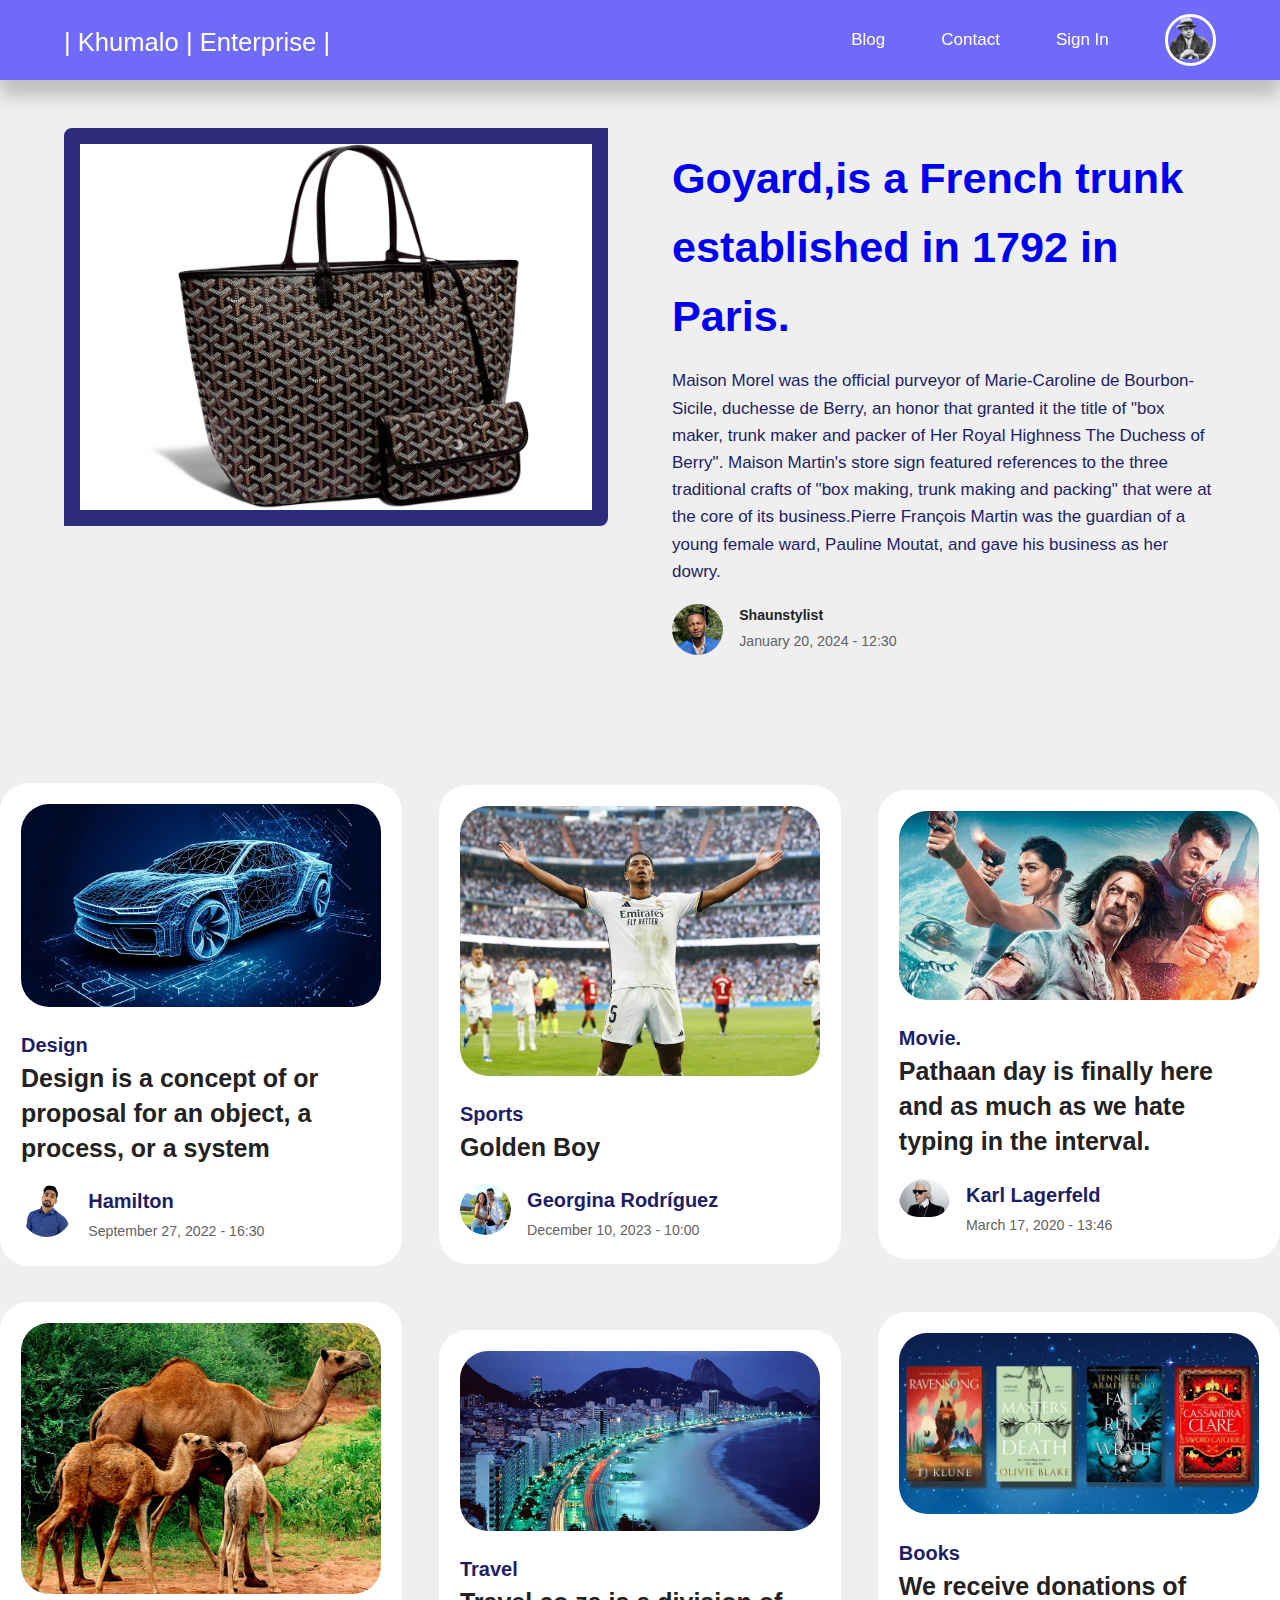
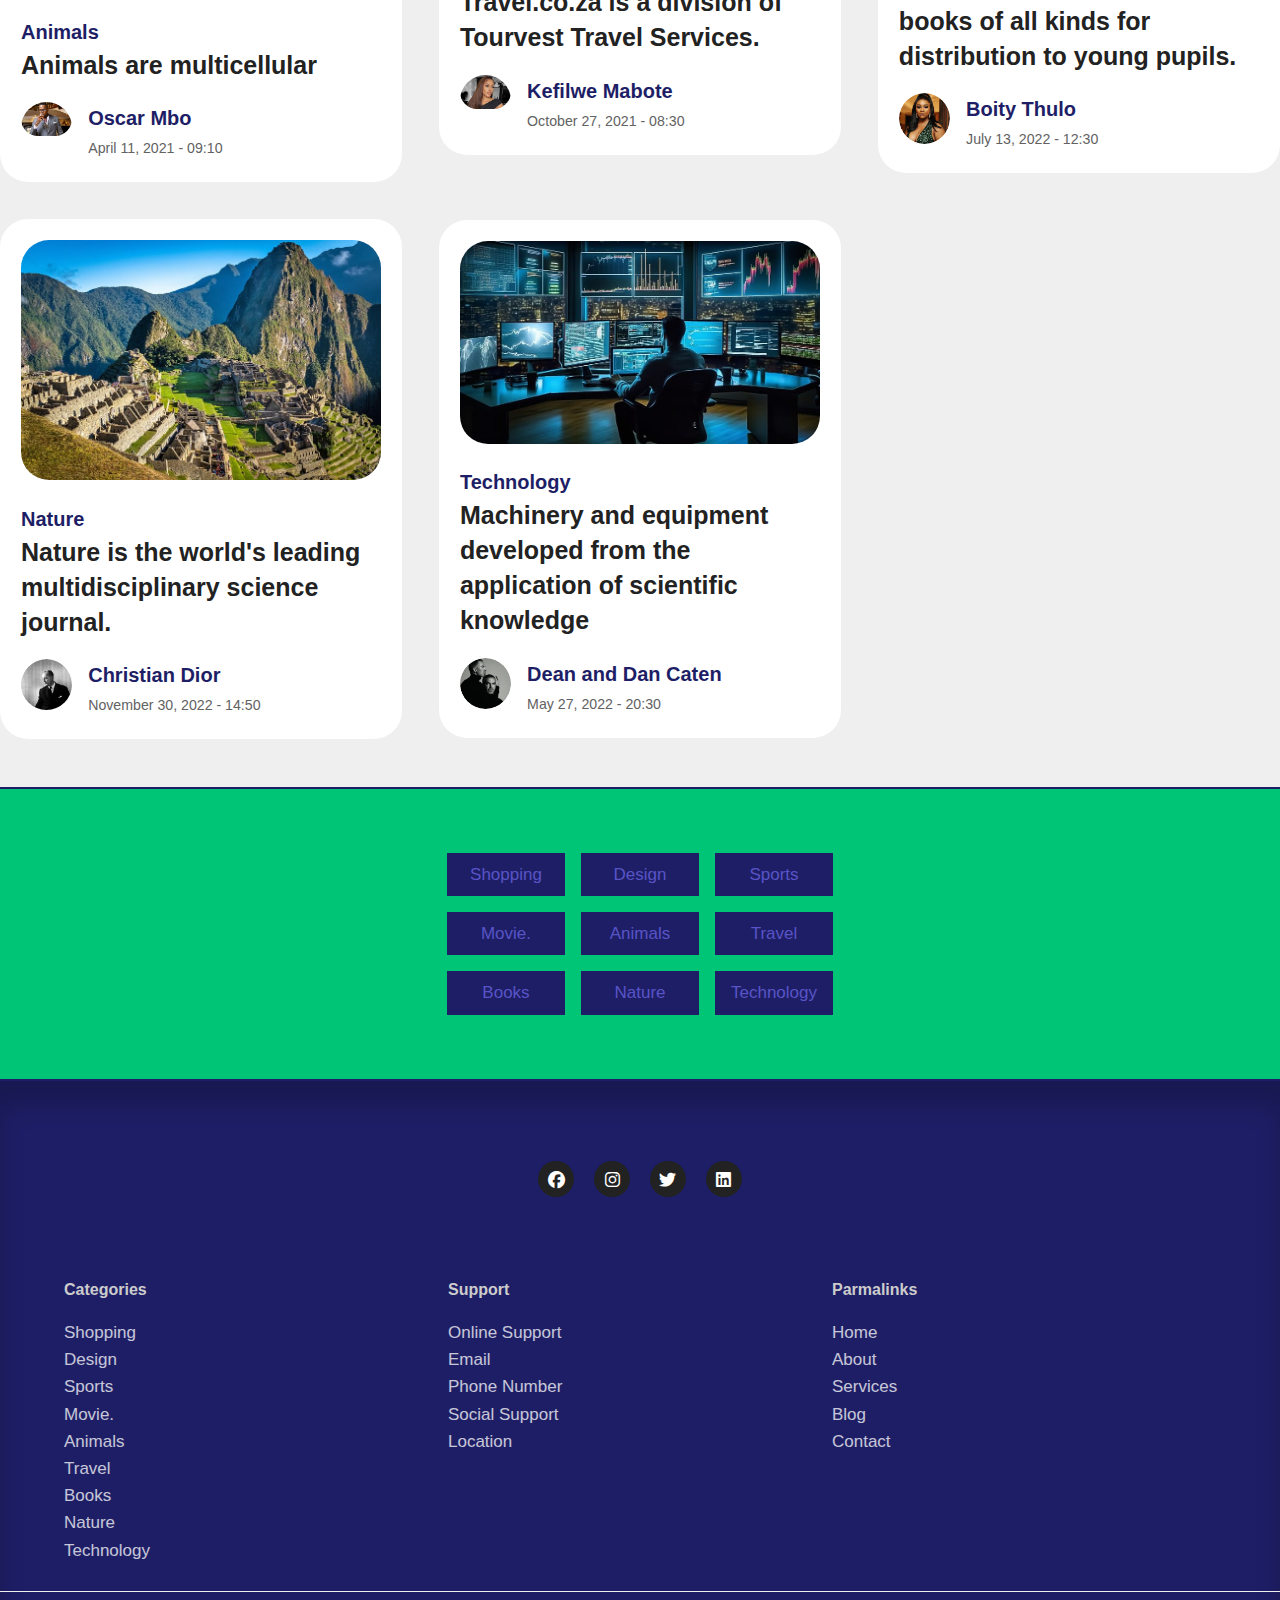
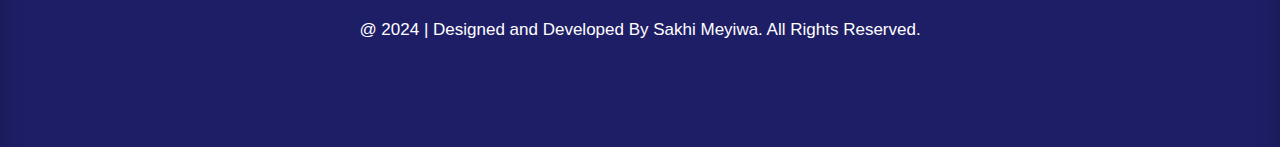
<file: Blog/index.html>
<!DOCTYPE html>
<html lang="en">
<head>
    <meta charset="UTF-8">
    <meta name="viewport" content="width=device-width, initial-scale=1.0">
    <title>Responsive Blog</title>
    <link rel="stylesheet" href="style.css">
    <link rel="stylesheet" href="https://cdnjs.cloudflare.com/ajax/libs/font-awesome/6.5.1/css/all.min.css">
</head>
<body>
   
    <nav>
        <div class="container nav-container">
            <a href="index.html" class="logo"><h3>| Khumalo | Enterprise |</h3></a>
            <ul class="nav-link">
                <li><a href="blog.html">Blog</a></li>
                <li><a href="contact.html">Contact</a></li>
                <li><a href="signup.html">Sign In</a></li>
                <li>
                    <div class="nav-profile">
                        <div class="profile-img">
                            <img src="unnamed.png">
                        </div>
                    <ul>
                        <li><a href="manage.html">Deshboard</a></li>
                        <li><a href="">Log Out</a></li>
                    </ul>
                    </div>
                </li>
            </ul>
            <button class="phone-botton Open"><i class="fa fa-bars"></i></button>
            <button class="phone-botton Close"><i class="fa fa-close"></i></button>
        </div>
    </nav>
    <section class="Featured">
        <div class="container featured-container">
            <div class="post-thumb">
                <img src="Goyard-Saint-Louis-Tote-PM-Black-V.jpg">
            </div>
            <div class="post-info">
                <div class=""></div>
                <h2 class="post-title">
                    <a href="post.html">Goyard,is a French trunk established in 1792 in Paris.</a>
                </h2>
                <p class="post-body">Maison Morel was the official purveyor of Marie-Caroline de Bourbon-Sicile, duchesse de Berry, an honor that granted it the title of "box maker, trunk maker and packer of Her Royal Highness The Duchess of Berry". Maison Martin's store sign featured references to the three traditional crafts of "box making, trunk making and packing" that were at the core of its business.Pierre François Martin was the guardian of a young female ward, Pauline Moutat, and gave his business as her dowry.</p>
                <div class="post-profile">
                    <div class="post-profile-img">
                        <img src="unnamed (1).png">
                    </div>
                    <div class="post-profile-info">
                        <h5>Shaunstylist</h5>
                        <small>January 20, 2024 - 12:30</small>
                    </div>
                </div>
            </div>
        </div>
    </section>

    <section class="Featured"></section>

    
    
    
    
    <section class="prtfolio" id="portfolio">
        <div class="center-text"data-aos="fade-down">
            </div>

    <div class="Portfolio-content"data-aos="zoom-in-up">
        <div class="row">
            <img src="0001081147_resized_blueprintcarwireframe1022.jpg">
            <div class="main-row">
                <div class="row-text">
                    <h5><span>Design</span></h5>
                    <div class="row-icon"></div>
                    <h4>Design is a concept of or proposal for an object, a process, or a system</h4>
                    <div class="post-profile">
                        <div class="post-profile-img">
                            <img src="formal1.jpg">
                        </div>
                        <div class="post-profile-info">
                            <h5>Hamilton</h5>
                            <small>September 27, 2022 - 16:30</small>
                        </div>
                    </div>
                </div>
            </div>
        </div>


        <div class="row">
            <img src="jude-bellingham-sunderland-associations.jpg">
            <div class="main-row">
                <div class="row-text">
                    <h5><span>Sports</span></h5>
                    <div class="row-icon"></div>
                    <h4>Golden Boy</h4>
                    <div class="post-profile">
                        <div class="post-profile-img">
                            <img src="f4.webp">
                        </div>
                        <div class="post-profile-info">
                            <h5>Georgina Rodríguez</h5>
                            <small>December 10, 2023 - 10:00</small>
                        </div>
                    </div>
                </div>
            </div>
        </div>


        <div class="row">
            <img src="pathaan-quick-review-001.jpg">
            <div class="main-row">
                <div class="row-text">
                    <h5><span> Movie.</span></h5>
                    <div class="row-icon"></div>
                    <h4>Pathaan day is finally here and as much as we hate typing in the interval.</h4>
                    <div class="post-profile">
                        <div class="post-profile-img">
                            <img src="f2.webp">
                        </div>
                        <div class="post-profile-info">
                            <h5>Karl Lagerfeld</h5>
                            <small>March 17, 2020 - 13:46</small>
                        </div>
                    </div>
                </div>
            </div>
        </div>


        <div class="row">
            <img src="Dromedary-camels.webp">
            <div class="main-row">
                <div class="row-text">
                    <h5><span>Animals</span></h5>
                    <div class="row-icon"></div>
                    <h4>Animals are multicellular</h4>
                    <div class="post-profile">
                        <div class="post-profile-img">
                            <img src="f3.jpg">
                        </div>
                        <div class="post-profile-info">
                            <h5>Oscar Mbo</h5>
                            <small>April 11, 2021 - 09:10</small>
                        </div>
                    </div>
                </div>
            </div>
        </div>


        <div class="row">
            <img src="image-1-2022-09-30T160926.524.webp">
            <div class="main-row">
                <div class="row-text">
                    <h5><span>Travel</span></h5>
                    <div class="row-icon"></div>
                    <h4>Travel.co.za is a division of Tourvest Travel Services.</h4>
                    <div class="post-profile">
                        <div class="post-profile-img">
                            <img src="f5.jpg">
                        </div>
                        <div class="post-profile-info">
                            <h5>Kefilwe Mabote</h5>
                            <small>October 27, 2021 - 08:30</small>
                        </div>
                    </div>
                </div>
            </div>
        </div>


       
        <div class="row">
            <img src="Best-fantasy-books.webp">
            <div class="main-row">
                <div class="row-text">
                    <h5><span>Books</span></h5>
                    <div class="row-icon"></div>
                    <h4>We receive donations of books of all kinds for distribution to young pupils.</h4>
                    <div class="post-profile">
                        <div class="post-profile-img">
                            <img src="f6.png">
                        </div>
                        <div class="post-profile-info">
                            <h5>Boity Thulo</h5>
                            <small>July 13, 2022 - 12:30</small>
                        </div>
                    </div>
                </div>
            </div>
        </div>


        <div class="row">
            <img src="top-places-to-visit-in-the-world-machu-picchu-peru.jpg">
            <div class="main-row">
                <div class="row-text">
                    <h5><span>Nature</span></h5>
                    <div class="row-icon"></div>
                    <h4>Nature is the world's leading multidisciplinary science journal.</h4>
                    <div class="post-profile">
                        <div class="post-profile-img">
                            <img src="f7.webp">
                        </div>
                        <div class="post-profile-info">
                            <h5>Christian Dior</h5>
                            <small>November 30, 2022 - 14:50</small>
                        </div>
                    </div>
                </div>
            </div>
        </div>



        <div class="row">
            <img src="Technology_Trends.avif">
            <div class="main-row">
                <div class="row-text">
                    <h5><span>Technology</span></h5>
                    <div class="row-icon"></div>
                    <h4>Machinery and equipment developed from the application of scientific knowledge</h4>
                    <div class="post-profile">
                        <div class="post-profile-img">
                            <img src="f8.jpg">
                        </div>
                        <div class="post-profile-info">
                            <h5>Dean and Dan Caten</h5>
                            <small>May 27, 2022 - 20:30</small>
                        </div>
                    </div>
                </div>
            </div>
        </div>

    </div>
    </section>
    
    <section class="Category">
        <div class="category-container container">
            <a class="category-btn">Shopping</a>
            <a class="category-btn">Design</a>
            <a class="category-btn">Sports</a>
            <a class="category-btn">Movie.</a>
            <a class="category-btn">Animals</a>
            <a class="category-btn">Travel</a>
            <a class="category-btn">Books</a>
            <a class="category-btn">Nature</a>
            <a class="category-btn">Technology</a>
    
            
        </div>
    </section>
    
    
    <footer>
        <div class="footer-social">
        <a href=""><i class="fab fa-facebook"></i></a>
        <a href=""><i class="fab fa-instagram"></i></a>
        <a href=""><i class="fab fa-twitter"></i></a>
        <a href=""><i class="fab fa-linkedin"></i></a>
    </div>
    <div class="container footer-container">
        <article>
            <h4>Categories</h4>
            <ul>
                <li><a>Shopping</a></li>
                <li><a>Design</a></li>
                <li><a>Sports</a></li>
                <li><a>Movie.</a></li>
                <li><a>Animals</a></li>
                <li><a>Travel</a></li>
                <li><a>Books</a></li>
                <li><a>Nature</a></li>
                <li><a>Technology</a></li>
                <br>

            </ul>
        </article>
        <article>
            <h4>Support</h4>
            <ul>
                <li><a href="">Online Support</a></li>
                <li><a href="">Email</a></li>
                <li><a href="">Phone Number</a></li>
                <li><a href="">Social Support</a></li>
                <li><a href="">Location</a></li>
             </ul>  
      </article>
      <article>
        <h4>Parmalinks</h4>
        <ul>
            <li><a href="">Home</a></li>
            <li><a href="">About</a></li>
            <li><a href="">Services</a></li>
            <li><a href="">Blog</a></li>
            <li><a href="">Contact</a></li>
         </ul>  
  </article>
    </div>
    <div class="footer-copy">
        @ 2024 | Designed and Developed By Sakhi Meyiwa. All Rights Reserved.

        
</div>
    </footer>
    
    
    
    
    
    
    
    
    
    
    
    
    
    <script src="script.js"></script>
</body>
</html>
</file>
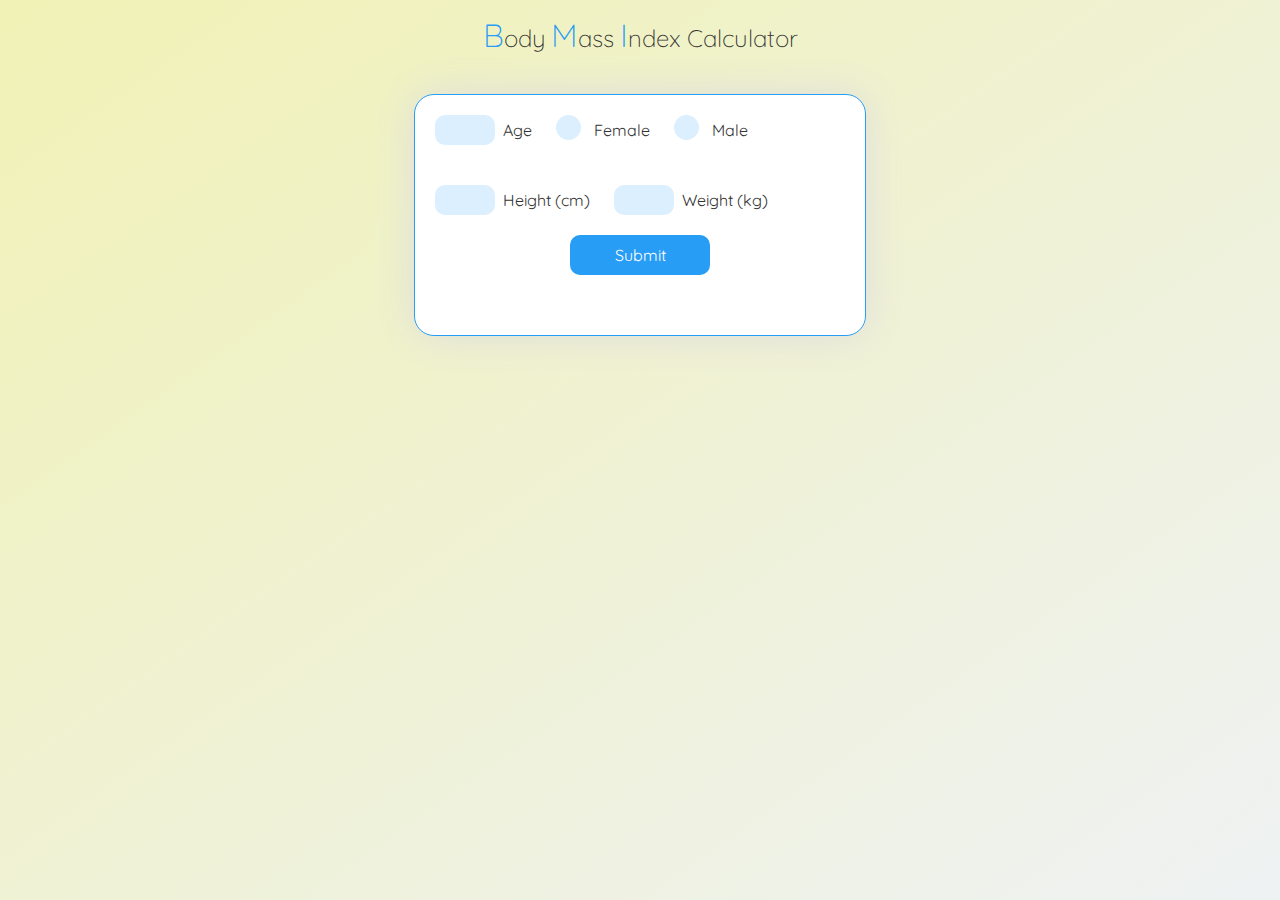
<file: BMI Calculator/index.html>
<html>
<head>
    <link href="https://fonts.googleapis.com/css?family=Quicksand:400,700" rel="stylesheet">
  </head>
  <body>
  <link rel="stylesheet" href="style.css">
  <script> src="srcipt.js"</script>
    <h3><b>B</b>ody <b>M</b>ass <b>I</b>ndex Calculator</h3>
  <form class="form" id="form" onsubmit="return validateForm()">
  <div class="row-one">
    <input type="text" class="text-input" id="age" autocomplete="off" required/><p class="text">Age</p>
    <label class="container">
    <input type="radio" name="radio" id="f"><p class="text">Female</p>
      <span class="checkmark"></span>
    </label>
    <label class="container">
    <input type="radio" name="radio" id="m"><p class="text">Male</p>
      <span class="checkmark"></span>
    </label>
    </div>
  <div class="row-two">
  <input type="text" class="text-input" id="height" autocomplete="off" required><p class="text">Height (cm)</p>
  <input type="text" class="text-input" id="weight" autocomplete="off" required><p class="text">Weight (kg)</p>
  </div>
  <button type="button" id="submit">Submit</button>
  
  </form>
  

  </body>
  
  </html>
</file>
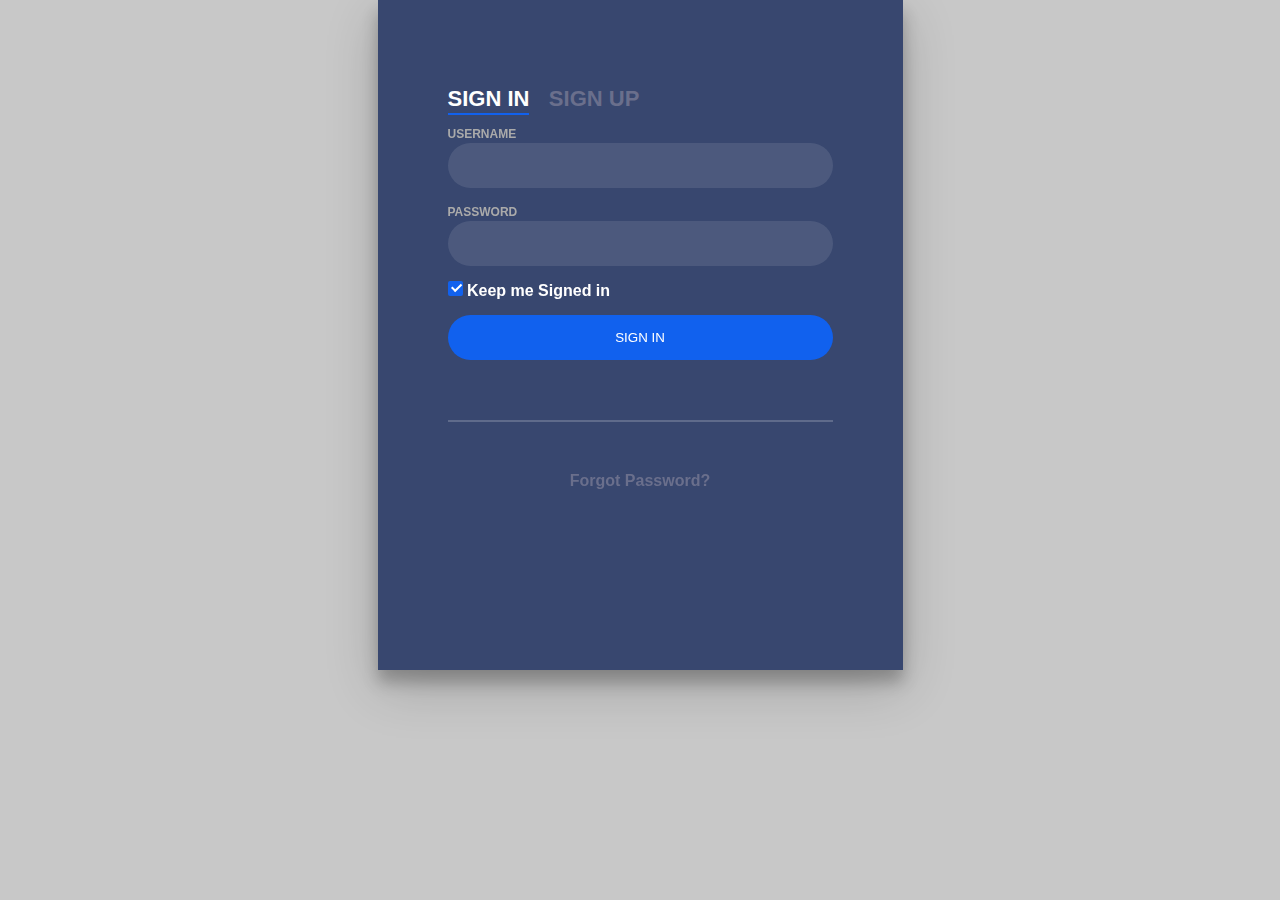
<file: Log in page/index.html>
<!DOCTYPE html>
<html>
    <head>
        <link rel="stylesheet" href="style.css" />
        <title>Form</title>
      </head>
      <body>
        <div class="login-wrap">
          <div class="login-html">
            <input id="tab-1" type="radio" name="tab" class="sign-in" checked><label for="tab-1" class="tab">Sign In</label>
            <input id="tab-2" type="radio" name="tab" class="sign-up"><label for="tab-2" class="tab">Sign Up</label>
            <div class="login-form">
              <div class="sign-in-htm">
                <div class="group">
                  <label for="user" class="label">Username</label>
                  <input id="user" type="text" class="input">
                </div>
                <div class="group">
                  <label for="pass" class="label">Password</label>
                  <input id="pass" type="password" class="input" data-type="password">
                </div>
                <div class="group">
                  <input id="check" type="checkbox" class="check" checked>
                  <label for="check"><span class="icon"></span> Keep me Signed in</label>
                </div>
                <div class="group">
                  <input type="submit" class="button" value="Sign In">
                </div>
                <div class="hr"></div>
                <div class="foot-lnk">
                  <a href="#forgot">Forgot Password?</a>
                </div>
              </div>
              <div class="sign-up-htm">
                <div class="group">
                  <label for="user" class="label">Username</label>
                  <input id="user" type="text" class="input">
                </div>
                <div class="group">
                  <label for="pass" class="label">Password</label>
                  <input id="pass" type="password" class="input" data-type="password">
                </div>
                <div class="group">
                  <label for="pass" class="label">Repeat Password</label>
                  <input id="pass" type="password" class="input" data-type="password">
                </div>
                <div class="group">
                  <label for="pass" class="label">Email Address</label>
                  <input id="pass" type="text" class="input">
                </div>
                <div class="group">
                  <input type="submit" class="button" value="Sign Up">
                </div>
                <div class="hr"></div>
                <div class="foot-lnk">
                  <label for="tab-1">Already Member?</a>
                </div>
              </div>
            </div>
          </div>
        </div>
      </body>
      </html>
</file>
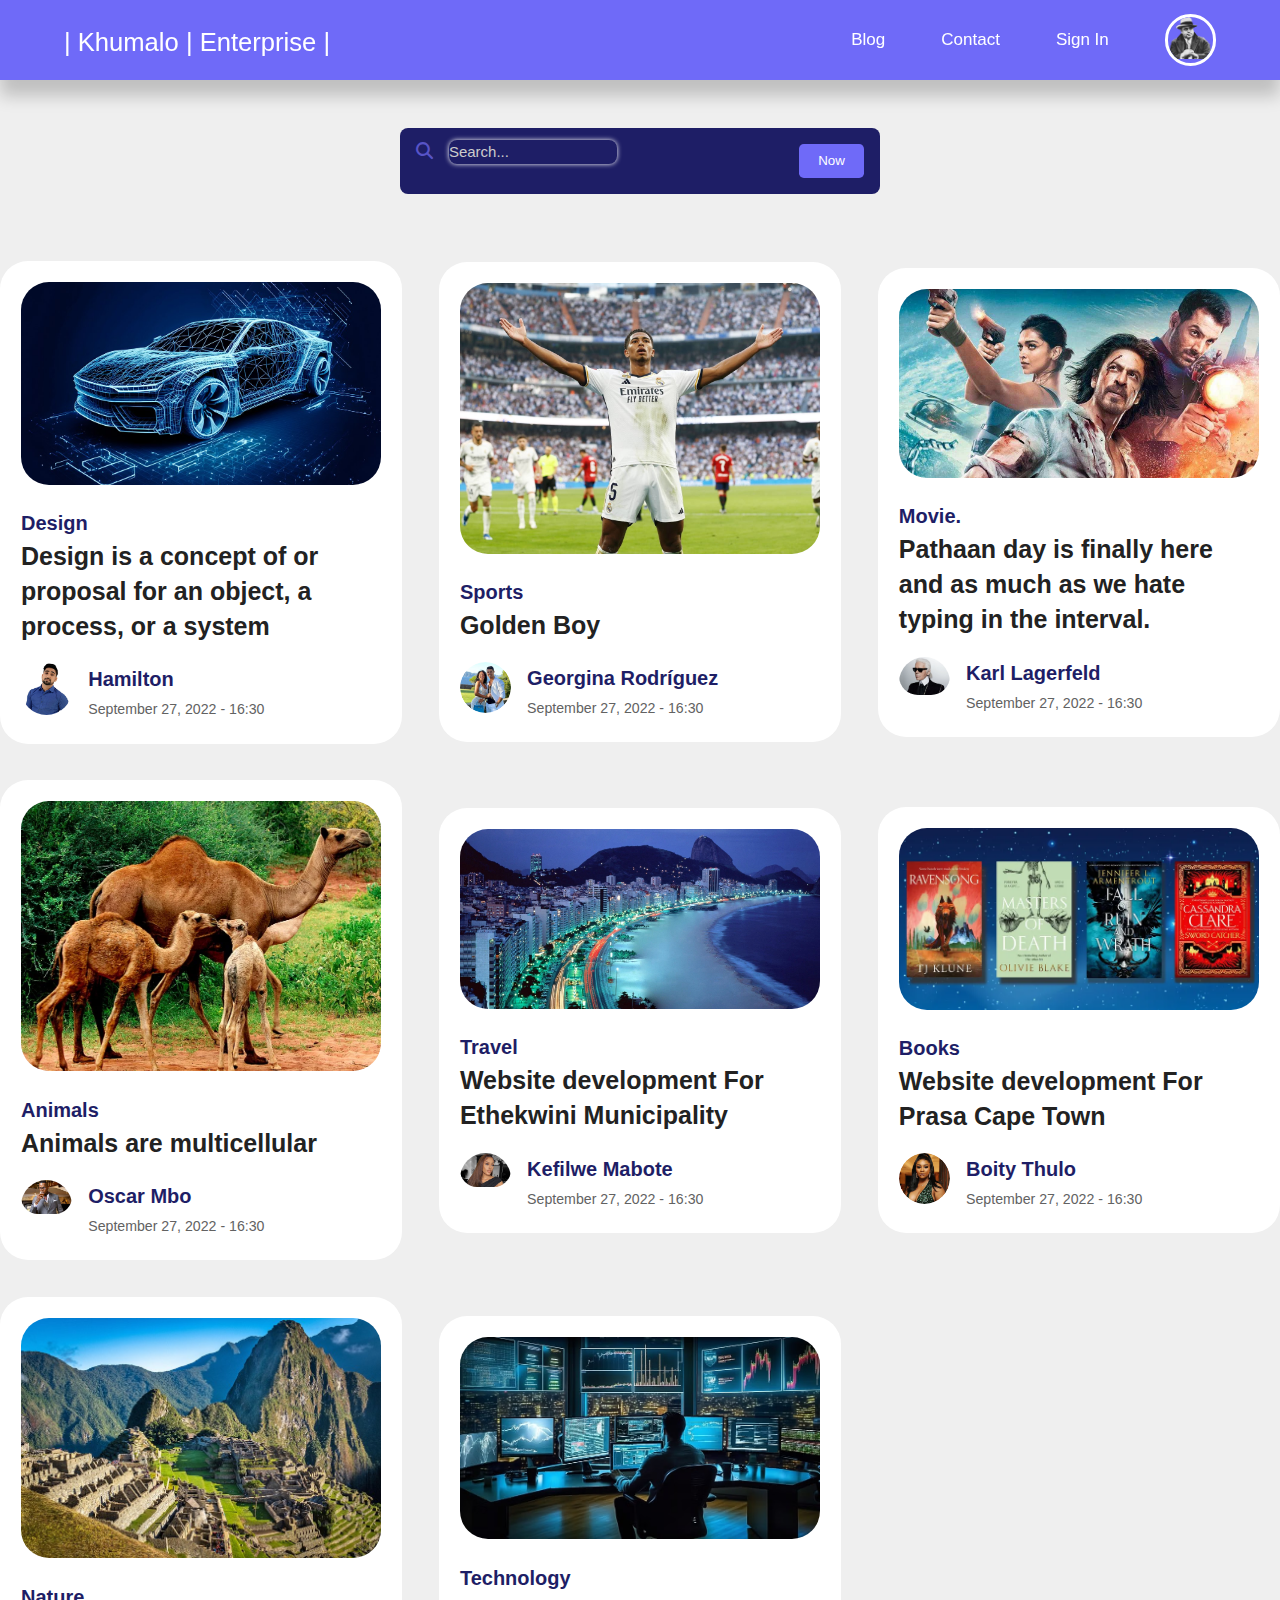
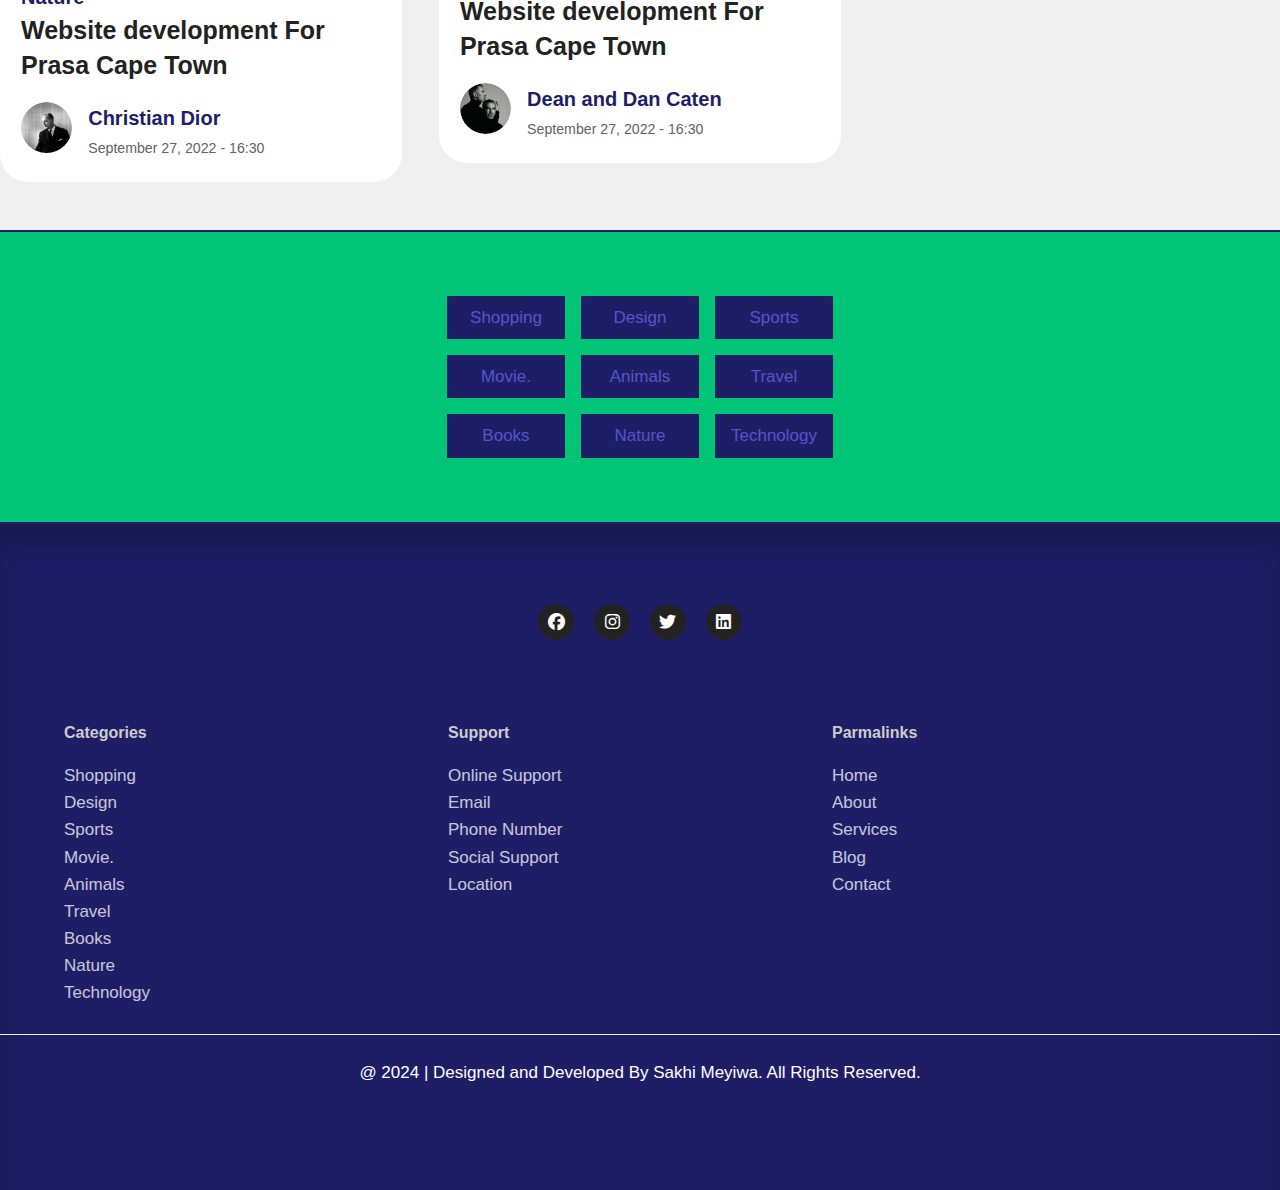
<file: Blog/blog.html>
<!DOCTYPE html>
<html lang="en">
<head>
    <meta charset="UTF-8">
    <meta name="viewport" content="width=device-width, initial-scale=1.0">
    <title>Responsive Blog</title>
    <link rel="stylesheet" href="style.css">
    <link rel="stylesheet" href="https://cdnjs.cloudflare.com/ajax/libs/font-awesome/6.5.1/css/all.min.css">
</head>
<body>
   
    <nav>
        <div class="container nav-container">
            <a href="index.html" class="logo"><h3>| Khumalo | Enterprise |</h3></a>
            <ul class="nav-link">
                <li><a href="">Blog</a></li>
                <li><a href="">Contact</a></li>
                <li><a href="">Sign In</a></li>
                <li>
                    <div class="nav-profile">
                        <div class="profile-img">
                            <img src="unnamed.png">
                        </div>
                    <ul>
                        <li><a href="">Deshboard</a></li>
                        <li><a href="">Log Out</a></li>
                    </ul>
                    </div>
                </li>
            </ul>
            <button class="phone-botton Open"><i class="fa fa-bars"></i></button>
            <button class="phone-botton Close"><i class="fa fa-close"></i></button>
        </div>
    </nav>
    

<section class="search-bar">
    <form class="container search-container">
        <di>
            <i class="fa fa-search"></i>
            <input type="search" placeholder="Search...">
        </di>
        <button class="btn"type="submit">Now</button>
    </form>
</section>




















    <section class="prtfolio" id="portfolio">
        <div class="center-text"data-aos="fade-down">
            </div>

    <div class="Portfolio-content"data-aos="zoom-in-up">
        <div class="row">
            <img src="0001081147_resized_blueprintcarwireframe1022.jpg">
            <div class="main-row">
                <div class="row-text">
                    <h5><span>Design</span></h5>
                    <div class="row-icon"></div>
                    <h4>Design is a concept of or proposal for an object, a process, or a system</h4>
                    <div class="post-profile">
                        <div class="post-profile-img">
                            <img src="formal1.jpg">
                        </div>
                        <div class="post-profile-info">
                            <h5>Hamilton</h5>
                            <small>September 27, 2022 - 16:30</small>
                        </div>
                    </div>
                </div>
            </div>
        </div>


        <div class="row">
            <img src="jude-bellingham-sunderland-associations.jpg">
            <div class="main-row">
                <div class="row-text">
                    <h5><span>Sports</span></h5>
                    <div class="row-icon"></div>
                    <h4>Golden Boy</h4>
                    <div class="post-profile">
                        <div class="post-profile-img">
                            <img src="f4.webp">
                        </div>
                        <div class="post-profile-info">
                            <h5>Georgina Rodríguez</h5>
                            <small>September 27, 2022 - 16:30</small>
                        </div>
                    </div>
                </div>
            </div>
        </div>


        <div class="row">
            <img src="pathaan-quick-review-001.jpg">
            <div class="main-row">
                <div class="row-text">
                    <h5><span> Movie.</span></h5>
                    <div class="row-icon"></div>
                    <h4>Pathaan day is finally here and as much as we hate typing in the interval.</h4>
                    <div class="post-profile">
                        <div class="post-profile-img">
                            <img src="f2.webp">
                        </div>
                        <div class="post-profile-info">
                            <h5>Karl Lagerfeld</h5>
                            <small>September 27, 2022 - 16:30</small>
                        </div>
                    </div>
                </div>
            </div>
        </div>


        <div class="row">
            <img src="Dromedary-camels.webp">
            <div class="main-row">
                <div class="row-text">
                    <h5><span>Animals</span></h5>
                    <div class="row-icon"></div>
                    <h4>Animals are multicellular</h4>
                    <div class="post-profile">
                        <div class="post-profile-img">
                            <img src="f3.jpg">
                        </div>
                        <div class="post-profile-info">
                            <h5>Oscar Mbo</h5>
                            <small>September 27, 2022 - 16:30</small>
                        </div>
                    </div>
                </div>
            </div>
        </div>


        <div class="row">
            <img src="image-1-2022-09-30T160926.524.webp">
            <div class="main-row">
                <div class="row-text">
                    <h5><span>Travel</span></h5>
                    <div class="row-icon"></div>
                    <h4>Website development For Ethekwini Municipality</h4>
                    <div class="post-profile">
                        <div class="post-profile-img">
                            <img src="f5.jpg">
                        </div>
                        <div class="post-profile-info">
                            <h5>Kefilwe Mabote</h5>
                            <small>September 27, 2022 - 16:30</small>
                        </div>
                    </div>
                </div>
            </div>
        </div>


       
        <div class="row">
            <img src="Best-fantasy-books.webp">
            <div class="main-row">
                <div class="row-text">
                    <h5><span>Books</span></h5>
                    <div class="row-icon"></div>
                    <h4>Website development For Prasa Cape Town</h4>
                    <div class="post-profile">
                        <div class="post-profile-img">
                            <img src="f6.png">
                        </div>
                        <div class="post-profile-info">
                            <h5>Boity Thulo</h5>
                            <small>September 27, 2022 - 16:30</small>
                        </div>
                    </div>
                </div>
            </div>
        </div>


        <div class="row">
            <img src="top-places-to-visit-in-the-world-machu-picchu-peru.jpg">
            <div class="main-row">
                <div class="row-text">
                    <h5><span>Nature</span></h5>
                    <div class="row-icon"></div>
                    <h4>Website development For Prasa Cape Town</h4>
                    <div class="post-profile">
                        <div class="post-profile-img">
                            <img src="f7.webp">
                        </div>
                        <div class="post-profile-info">
                            <h5>Christian Dior</h5>
                            <small>September 27, 2022 - 16:30</small>
                        </div>
                    </div>
                </div>
            </div>
        </div>



        <div class="row">
            <img src="Technology_Trends.avif">
            <div class="main-row">
                <div class="row-text">
                    <h5><span>Technology</span></h5>
                    <div class="row-icon"></div>
                    <h4>Website development For Prasa Cape Town</h4>
                    <div class="post-profile">
                        <div class="post-profile-img">
                            <img src="f8.jpg">
                        </div>
                        <div class="post-profile-info">
                            <h5>Dean and Dan Caten</h5>
                            <small>September 27, 2022 - 16:30</small>
                        </div>
                    </div>
                </div>
            </div>
        </div>

    </div>
    </section>
    
    <section class="Category">
        <div class="category-container container">
            <a class="category-btn">Shopping</a>
            <a class="category-btn">Design</a>
            <a class="category-btn">Sports</a>
            <a class="category-btn">Movie.</a>
            <a class="category-btn">Animals</a>
            <a class="category-btn">Travel</a>
            <a class="category-btn">Books</a>
            <a class="category-btn">Nature</a>
            <a class="category-btn">Technology</a>
    
            
        </div>
    </section>
    
    
    <footer>
        <div class="footer-social">
        <a href=""><i class="fab fa-facebook"></i></a>
        <a href=""><i class="fab fa-instagram"></i></a>
        <a href=""><i class="fab fa-twitter"></i></a>
        <a href=""><i class="fab fa-linkedin"></i></a>
    </div>
    <div class="container footer-container">
        <article>
            <h4>Categories</h4>
            <ul>
                <li><a>Shopping</a></li>
                <li><a>Design</a></li>
                <li><a>Sports</a></li>
                <li><a>Movie.</a></li>
                <li><a>Animals</a></li>
                <li><a>Travel</a></li>
                <li><a>Books</a></li>
                <li><a>Nature</a></li>
                <li><a>Technology</a></li>
                <br>

            </ul>
        </article>
        <article>
            <h4>Support</h4>
            <ul>
                <li><a href="">Online Support</a></li>
                <li><a href="">Email</a></li>
                <li><a href="">Phone Number</a></li>
                <li><a href="">Social Support</a></li>
                <li><a href="">Location</a></li>
             </ul>  
      </article>
      <article>
        <h4>Parmalinks</h4>
        <ul>
            <li><a href="">Home</a></li>
            <li><a href="">About</a></li>
            <li><a href="">Services</a></li>
            <li><a href="">Blog</a></li>
            <li><a href="">Contact</a></li>
         </ul>  
  </article>
    </div>
    <div class="footer-copy">
        @ 2024 | Designed and Developed By Sakhi Meyiwa. All Rights Reserved.

        
</div>
    </footer>
    
    
    
    
    
    
    
    
    
    
    
    
    
    <script src="script.js"></script>
</body>
</html>
</file>
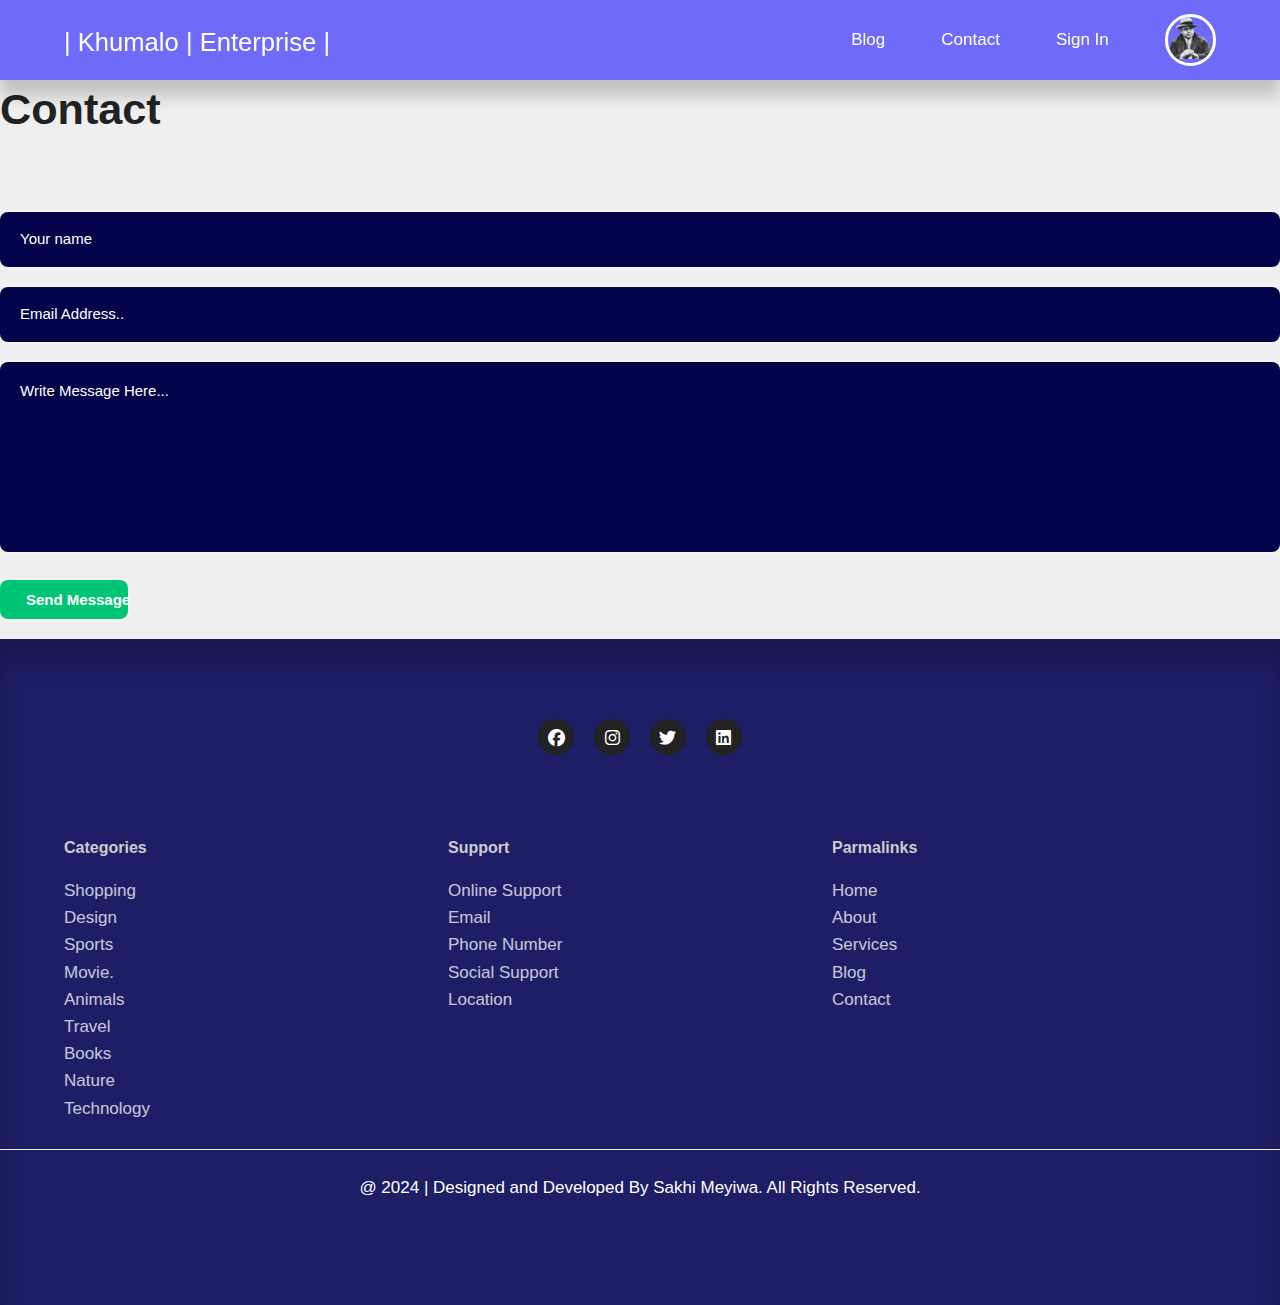
<file: Blog/contact.html>
<!DOCTYPE html>
<html lang="en">
<head>
    <meta charset="UTF-8">
    <meta name="viewport" content="width=device-width, initial-scale=1.0">
    <title>Responsive Blog</title>
    <link rel="stylesheet" href="style.css">
    <link rel="stylesheet" href="https://cdnjs.cloudflare.com/ajax/libs/font-awesome/6.5.1/css/all.min.css">
</head>
<body>
   
    <nav>
        <div class="container nav-container">
            <a href="index.html" class="logo"><h3>| Khumalo | Enterprise |</h3></a>
            <ul class="nav-link">
                <li><a href="blog.html">Blog</a></li>
                <li><a href="">Contact</a></li>
                <li><a href="signup.html">Sign In</a></li>
                <li>
                    <div class="nav-profile">
                        <div class="profile-img">
                            <img src="unnamed.png">
                        </div>
                    <ul>
                        <li><a href="">Deshboard</a></li>
                        <li><a href="">Log Out</a></li>
                    </ul>
                    </div>
                </li>
            </ul>
            <button class="phone-botton Open"><i class="fa fa-bars"></i></button>
            <button class="phone-botton Close"><i class="fa fa-close"></i></button>
        </div>
    </nav> 
  <br>
    <section class="contact"id="contact">
        <div class="center-text"data-aos="fade-down">
            <h2>Contact</h2>
        </div>
         
        <div class="contact-form"data-aos="zoom-in-up"></div>
        <form>

            
            <input type="text" placeholder="Your name" required>
            <input type="email" placeholder="Email Address.." required>
            <textarea name="" id="" colos="30" rows="10" placeholder="Write Message Here..." required></textarea>
            <input type="submit"name=""value="Send Message" class="send-btn">
        </form>
      </section>


      <footer>
        <div class="footer-social">
        <a href=""><i class="fab fa-facebook"></i></a>
        <a href=""><i class="fab fa-instagram"></i></a>
        <a href=""><i class="fab fa-twitter"></i></a>
        <a href=""><i class="fab fa-linkedin"></i></a>
    </div>
    <div class="container footer-container">
        <article>
            <h4>Categories</h4>
            <ul>
                <li><a>Shopping</a></li>
                <li><a>Design</a></li>
                <li><a>Sports</a></li>
                <li><a>Movie.</a></li>
                <li><a>Animals</a></li>
                <li><a>Travel</a></li>
                <li><a>Books</a></li>
                <li><a>Nature</a></li>
                <li><a>Technology</a></li>
                <br>

            </ul>
        </article>
        <article>
            <h4>Support</h4>
            <ul>
                <li><a href="">Online Support</a></li>
                <li><a href="">Email</a></li>
                <li><a href="">Phone Number</a></li>
                <li><a href="">Social Support</a></li>
                <li><a href="">Location</a></li>
             </ul>  
      </article>
      <article>
        <h4>Parmalinks</h4>
        <ul>
            <li><a href="">Home</a></li>
            <li><a href="">About</a></li>
            <li><a href="">Services</a></li>
            <li><a href="">Blog</a></li>
            <li><a href="">Contact</a></li>
         </ul>  
  </article>
    </div>


      <div class="footer-copy">
        @ 2024 | Designed and Developed By Sakhi Meyiwa. All Rights Reserved.

        
</div>
    </footer>


    <script src="script.js"></script>
</body>
</html>
</file>
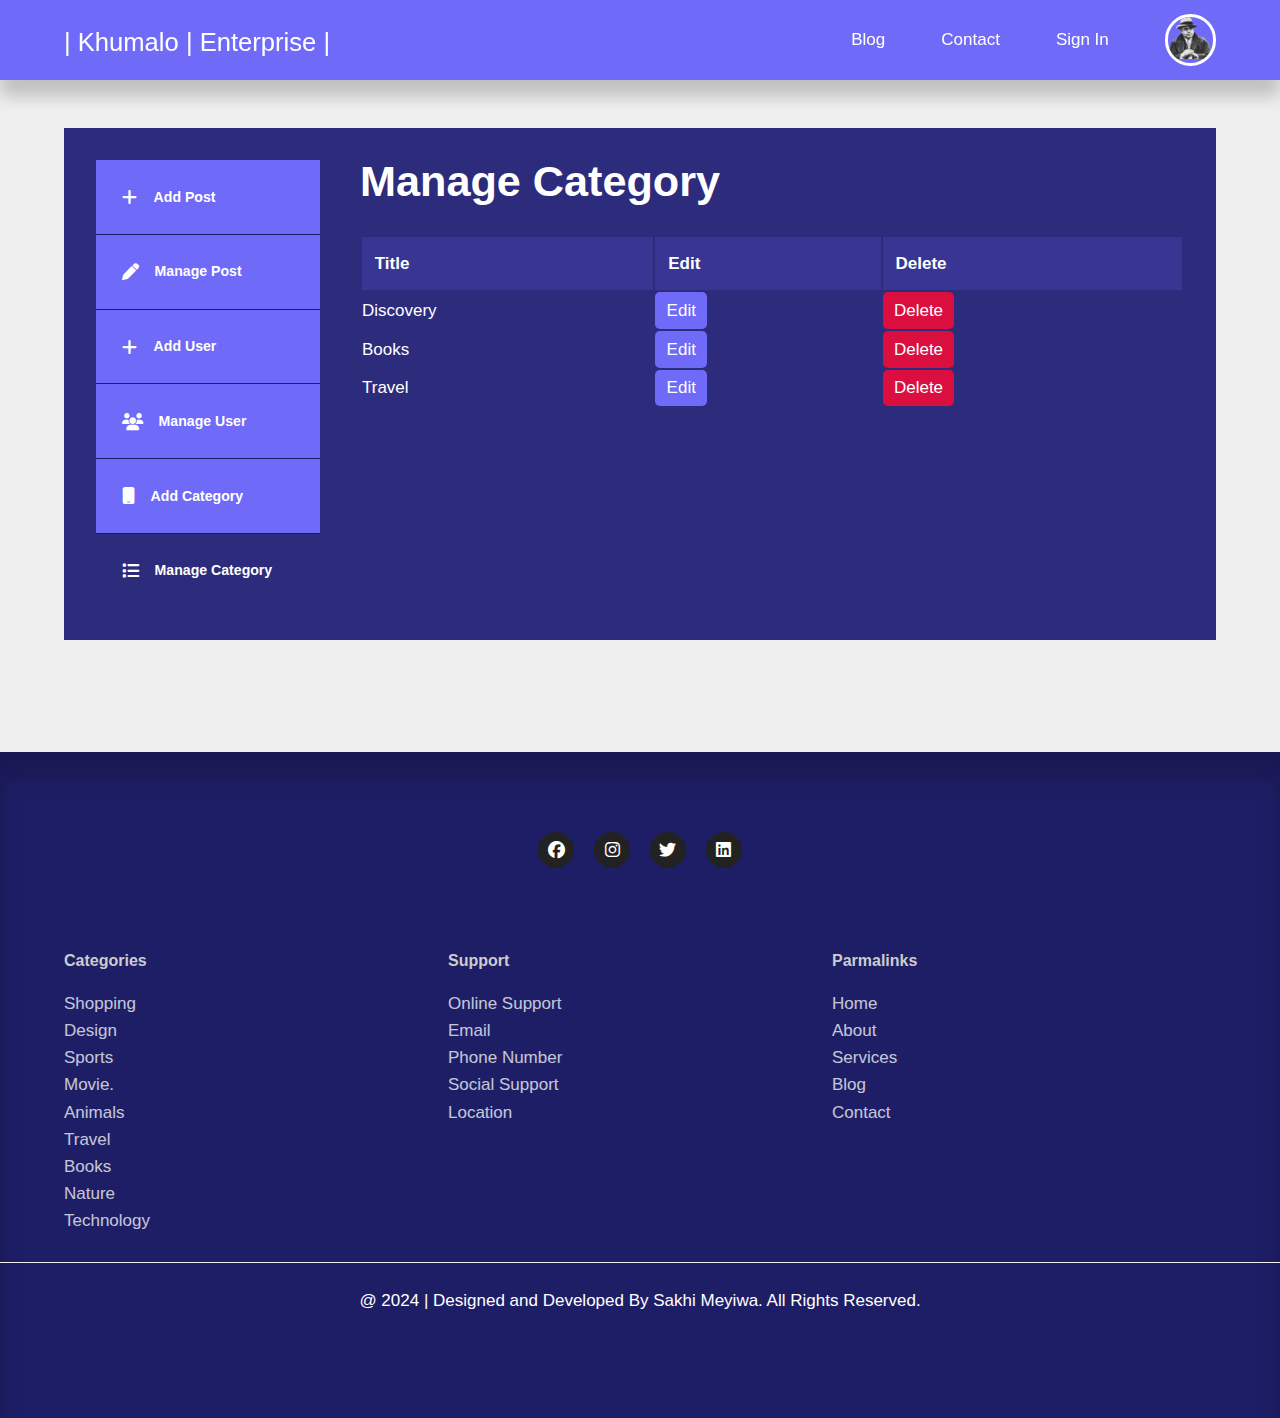
<file: Blog/manage.html>
<!DOCTYPE html>
<html lang="en">
<head>
    <meta charset="UTF-8">
    <meta name="viewport" content="width=device-width, initial-scale=1.0">
    <title>Responsive Blog</title>
    <link rel="stylesheet" href="style.css">
    <link rel="stylesheet" href="https://cdnjs.cloudflare.com/ajax/libs/font-awesome/6.5.1/css/all.min.css">
</head>
<body>
   
    <nav>
        <div class="container nav-container">
            <a href="index.html" class="logo"><h3>| Khumalo | Enterprise |</h3></a>
            <ul class="nav-link">
                <li><a href="blog.html">Blog</a></li>
                <li><a href="contact.html">Contact</a></li>
                <li><a href="signup.html">Sign In</a></li>
                <li>
                    <div class="nav-profile">
                        <div class="profile-img">
                            <img src="unnamed.png">
                        </div>
                    <ul>
                        <li><a href="">Deshboard</a></li>
                        <li><a href="">Log Out</a></li>
                    </ul>
                    </div>
                </li>
            </ul>
            <button class="phone-botton Open"><i class="fa fa-bars"></i></button>
            <button class="phone-botton Close"><i class="fa fa-close"></i></button>
        </div>
    </nav>

<section class="Deshboard">
    <div class="container deshboard-container">
        <aside>
            <ul>
                <li><a href="">
                    <i class="fa fa-add"></i>
                    <h5>Add Post</h5>
                </a></li>
                <li><a href="">
                    <i class="fa fa-pen"></i>
                    <h5>Manage Post</h5>
                </a></li>
                <li><a href="">
                    <i class="fa fa-add"></i>
                    <h5>Add User</h5>
                </a></li>
                <li><a href="">
                    <i class="fa fa-users"></i>
                    <h5>Manage User</h5>
                </a></li>
                <li><a href="">
                    <i class="fa fa-mobile"></i>
                    <h5>Add Category</h5>
                </a></li>
                <li><a href="" class="active">
                    <i class="fa fa-list"></i>
                    <h5>Manage Category</h5>
                </a></li>

            </ul>
        </aside>

       <main>
        <h2>Manage Category</h2>
        <table>
        <thead>
            <tr>
                <th>Title</th>
                <th>Edit</th>
                <th>Delete</th>
            </tr>
        </thead>
        <tbody>

            <tr>
                <td>Discovery</td>
                <td><a href="" class="btn sm">Edit</a></td>
                <td><a href="" class="btn sm danger">Delete</a></td>
            </tr>

            <tr>
                <td>Books</td>
                <td><a href="" class="btn sm">Edit</a></td>
                <td><a href="" class="btn sm danger">Delete</a></td>
            </tr>

            <tr>
                <td>Travel</td>
                <td><a href="" class="btn sm">Edit</a></td>
                <td><a href="" class="btn sm danger">Delete</a></td>
            </tr>


        </tbody>
        </table>
       </main>
    </div>
</section>

    <footer>
        <div class="footer-social">
        <a href=""><i class="fab fa-facebook"></i></a>
        <a href=""><i class="fab fa-instagram"></i></a>
        <a href=""><i class="fab fa-twitter"></i></a>
        <a href=""><i class="fab fa-linkedin"></i></a>
    </div>
    <div class="container footer-container">
        <article>
            <h4>Categories</h4>
            <ul>
                <li><a>Shopping</a></li>
                <li><a>Design</a></li>
                <li><a>Sports</a></li>
                <li><a>Movie.</a></li>
                <li><a>Animals</a></li>
                <li><a>Travel</a></li>
                <li><a>Books</a></li>
                <li><a>Nature</a></li>
                <li><a>Technology</a></li>
                <br>

            </ul>
        </article>
        <article>
            <h4>Support</h4>
            <ul>
                <li><a href="">Online Support</a></li>
                <li><a href="">Email</a></li>
                <li><a href="">Phone Number</a></li>
                <li><a href="">Social Support</a></li>
                <li><a href="">Location</a></li>
             </ul>  
      </article>
      <article>
        <h4>Parmalinks</h4>
        <ul>
            <li><a href="">Home</a></li>
            <li><a href="">About</a></li>
            <li><a href="">Services</a></li>
            <li><a href="">Blog</a></li>
            <li><a href="">Contact</a></li>
         </ul>  
  </article>
    </div>
    <div class="footer-copy">
        @ 2024 | Designed and Developed By Sakhi Meyiwa. All Rights Reserved.

        
</div>
    </footer>
    
    
    
    
    
    
    
    
    
    
    
    
    
    <script src="script.js"></script>
</body>
</html>
</file>
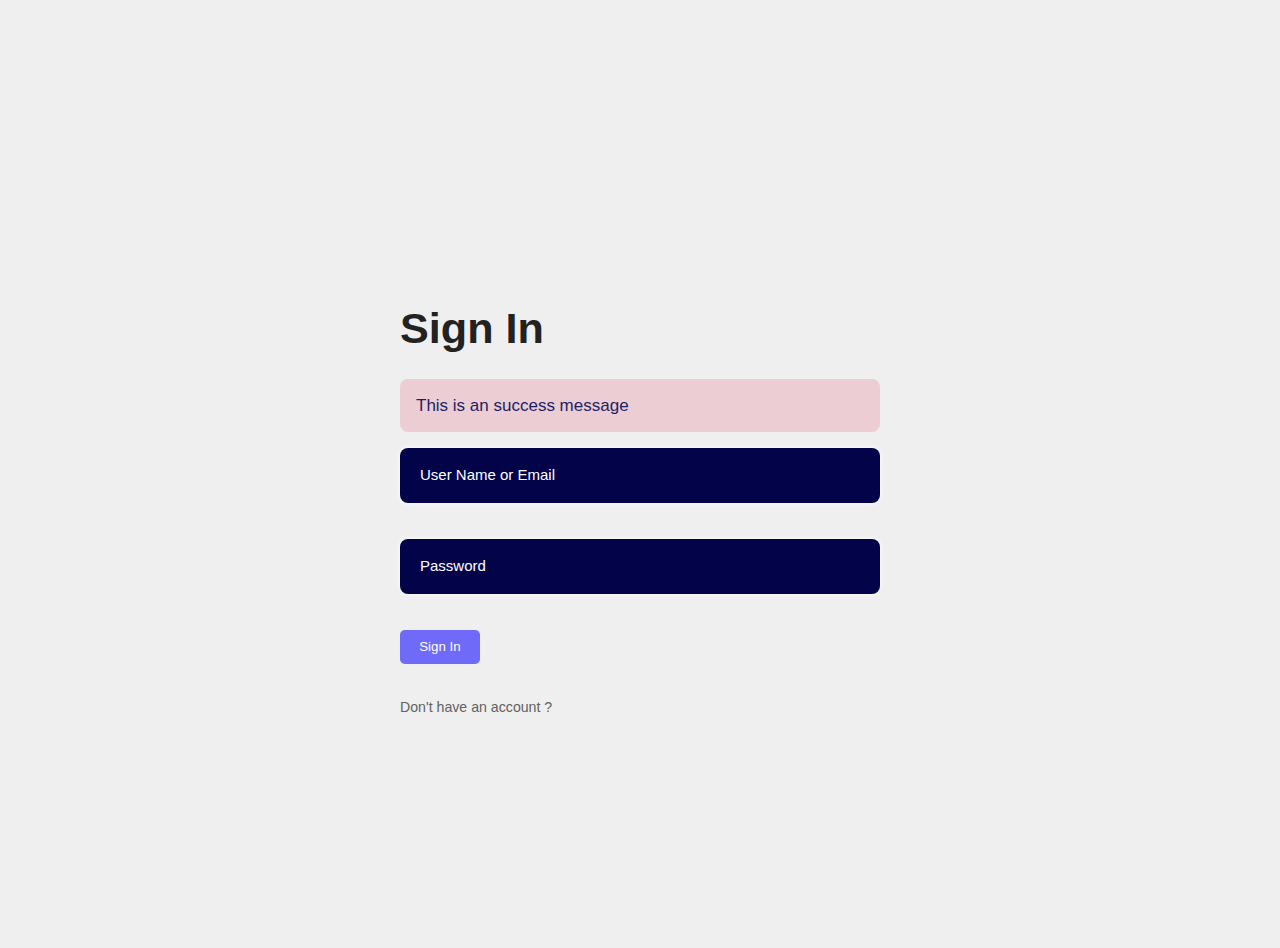
<file: Blog/signin.html>
<!DOCTYPE html>
<html lang="en">
<head>
    <meta charset="UTF-8">
    <meta name="viewport" content="width=device-width, initial-scale=1.0">
    <title>Responsive Blog</title>
    <link rel="stylesheet" href="style.css">
    <link rel="stylesheet" href="https://cdnjs.cloudflare.com/ajax/libs/font-awesome/6.5.1/css/all.min.css">
</head>
<body>

<section class="form-section">
    <div class="container form-section-container">
        <h2>Sign In</h2>
        <div class="message-alert message-alert-success">
            <p>This is an success message</p>
        </div>
        <form action="=">
            <input type="text" placeholder="User Name or Email">
            <input type="password" placeholder="Password">
            <button type="submit" class="btn">Sign In</button>
            <small>Don't have an account ?<a href="index.html"></a></small>


        </form>
    </div>
</section>

















<script src="script.js"></script>
</body>
</html>
</file>
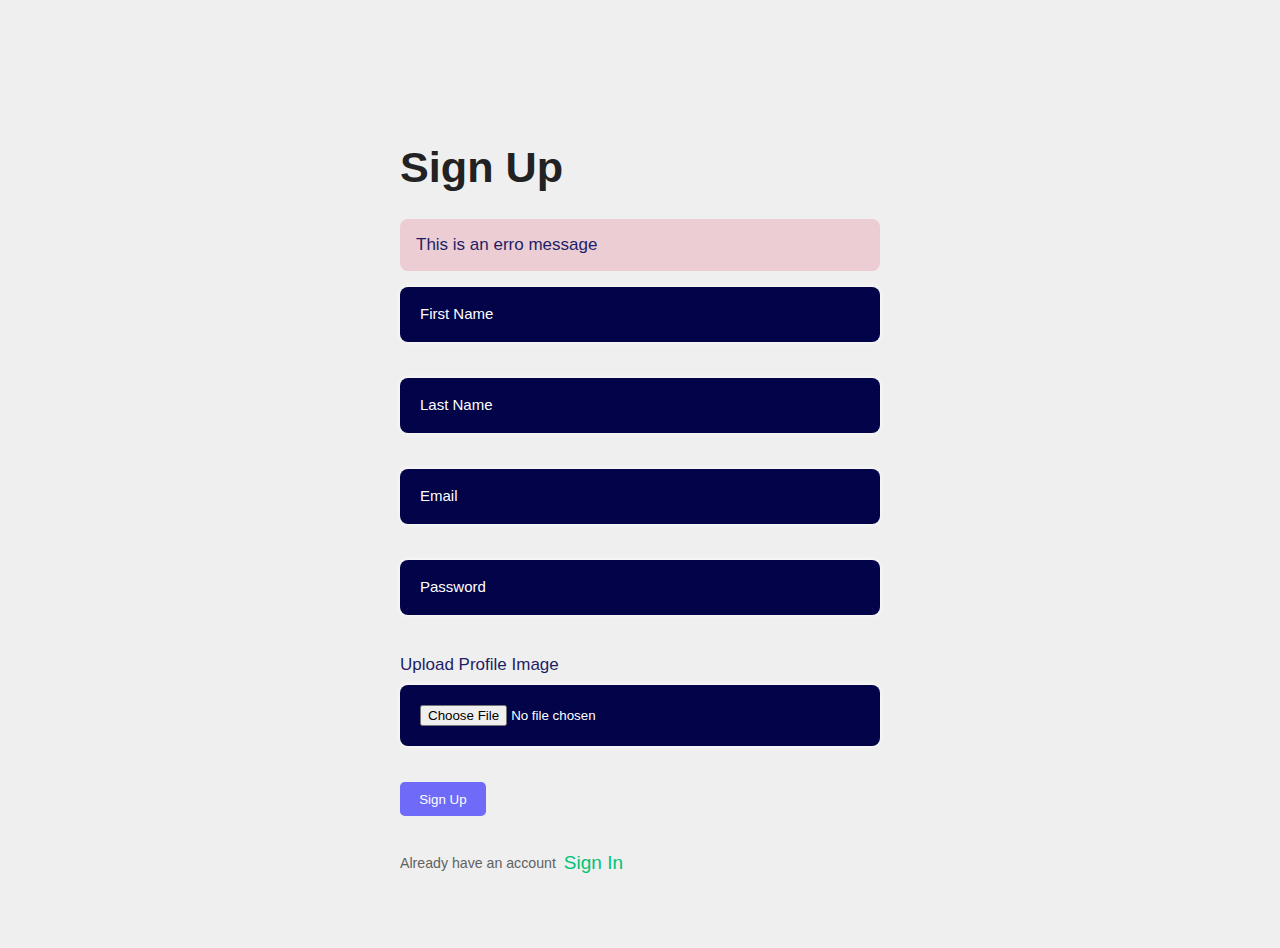
<file: Blog/signup.html>
<!DOCTYPE html>
<html lang="en">
<head>
    <meta charset="UTF-8">
    <meta name="viewport" content="width=device-width, initial-scale=1.0">
    <title>Responsive Blog</title>
    <link rel="stylesheet" href="style.css">
    <link rel="stylesheet" href="https://cdnjs.cloudflare.com/ajax/libs/font-awesome/6.5.1/css/all.min.css">
</head>
<body>

<section class="form-section">
    <div class="container form-section-container">
        <h2>Sign Up</h2>
        <div class="message-alert message-alert-error">
            <p>This is an erro message</p>
        </div>
        <form action="">
            <input type="text" placeholder="First Name">
            <input type="text" placeholder="Last Name">
            <input type="email" placeholder="Email">
            <input type="password" placeholder="Password">
            <div class="form-control">
                <label for="profile-img">Upload Profile Image</label>
                <input type="file"id="upload-img">
            </div>
          <button type="submit"class="btn">Sign Up</button>
          <small>Already have an account<a href="signin.html">Sign In</a></small>




        </form>
    </div>
</section>

    <script src="script.js"></script>
</body>
</html>
</file>
<file: Blog/style.css>
:root{
    --color-primary:#6f6af8;
    --color-primary-variant: #5854c7;
    --color-primary-light:hsl(242,91%,69%,18%);
    --color-danger: #da0f3f;
    --color-danger-light:hsl(346,87%,46%,15%);
    --color-success:#00c476;
    --color-danger-light:hsl(346,87%,46%,15%);
    --color-gray-1: #1e1e66;
    --color-gray-2: #2d2b7c;


    --color-white: #ffffff;
    --color-light: #ccc;
    --color-light-variant: #626262;
    --color-bg: #efefef;
    --color-black:#222222;

    --border-radius-1: .3rem;
    --border-radius-2: .5rem;
    --border-radius-3: .8rem;
    --border-radius-4: .2rem;
    --border-radius-5: .5rem;
}

*{
    margin: 0;
    padding: 0;
    box-sizing: border-box;
    outline: none;
    border: none;
    list-style: none;
    appearance: none;
    text-decoration: none;
    font-family: 'Segoe UI','Segoe UI', Tahoma, Geneva, Verdana, sans-serif;
    transition: .4s ease;

}

body{
    
    line-height: 1.6;
    font-size: 17px;
    background: var(--color-bg);
    overflow-x:hidden;
    color:var(--color-gray-1);

}

.container{
    max-width: 1620px;
    margin: 0 auto;
    width: 90%;

}
section{
    margin-top: 3rem;
    width: 100vw;
}
h1,h2,h3,h4,h5{
    color: var(--color-black);
}
h1{
    font-size: 3rem;
    margin: 1rem 0;
}
h2{
    font-size: 2.7rem;
    margin: 1rem 0;
}
h3{
    font-size: 1.2rem;
    margin: .8rem 0 .5rem;

}
h4{
    font-size: 1rem;

}
img{
    display: block;
    width: 100%;
    object-fit: cover;
    
}

nav{
    height: 5rem;
    width: 100vw;
    position: fixed;
    background: var(--color-primary);
    top: 0;
    z-index: 10;
    box-shadow: 0 1rem 1rem rgba(0,0,0, 0.2);
}
nav .phone-botton{
    display: none;
}
.nav-container{
    display: flex;
    justify-content: space-between;
    height: 100%;
    align-items: center;
}
.profile-img{
    width: 3.2rem;
    height: 3.2rem;
    border-radius: 50%;
    border: 3px solid var(--color-white);
    overflow: hidden;
}

nav .logo h3{
    font-size: 1.6rem;
    font-weight: 300;
    color: var(--color-white);
}
nav .logo h3 span{
    text-transform: uppercase;
    color: var(--color-black);
}
nav .nav-link{
    display: flex;
    gap: 3.5rem;
    margin: 0;
    align-items: center;
}
.nav-link a {
    color: var(--color-white);
    font-weight: 300;
}
.nav-link a:hover{
    color: var(--color-black);
}
nav .nav-profile{
    cursor: pointer;
    position: relative;
}
nav .nav-profile ul{
    position: absolute;
    display: flex;
    flex-direction: column;
    right: 0;
    top: 127%;
    box-shadow: 0 2rem 1rem rgba(0,0,0, 0.2);
    visibility: hidden;
    opacity: 0;
    border-radius: var(--border-radius-1);
    overflow: hidden;
}
.nav-profile ul li:last-child a{
    background: var(--color-danger);
}
.nav-profile ul li a{
    display: block;
    padding: 1rem;
    background: var(--color-success);
    
}
.nav-profile:hover ul{
    visibility: visible;
    opacity: 1;
}




.category-btn{
    background: var(--color-gray-1);
    display: inline-block;
    color: var(--color-primary-variant);
    padding: .5rem 1rem;
}
.category-btn:hover{
    color: var(--color-white);
}
.post-thumb{
    border-radius: var(--border-radius-5) 0;
    overflow: hidden;
    margin-bottom: 1rem;
    border: 1rem solid var(--color-gray-2);
    height: fit-content;
}
.post-profile{
    display: flex;
    gap: 1rem;
    margin-top: 1.2rem;
}
.post-profile-img{
    height: 3.2rem;
    width:3.2rem;
    overflow: hidden;
    border-radius: 50%;
}
small{
    color: var(--color-light-variant);;
}
.Featured{
    margin-top: 8rem;
}
.featured-container{
    display: grid;
    grid-template-columns: 1fr 1fr;
    gap:4rem;
}






.portfolio{
    background: var(--second-bg-color);
}

.Portfolio-content{
    display: grid;
    grid-template-columns: repeat(auto-fit, minmax(350px , auto));
    align-items: center;
    gap: 2.3rem;
    margin-top: 4.2rem;
}

.row img{
    height: auto;
    width: 100%;
    border-radius: 28px;
    margin-bottom: 1.4rem;
}

.row{
    background: white;
    border-radius: 28px;
    border:1px solid transparent;
    box-shadow: 0 0 5px var(--main-color);
    padding: 20px;
    transition: all .50s ease;
}

.main.row{
    display: flex;
    align-items: center;
    justify-content: space-between;
    margin-bottom: 0.5rem;
}

.row h5{
    font-size: 20px;
    font-weight: 600;
    color: var(--other-color);
}

.row i{
    display: inline-flex;
    align-items: center;
    justify-content: center;
    width: 55px;
    height: 55px;
    font-size: 17px;
    border-radius: 50%;
    color: var(--text-color);
    background: #075fe4;
}

.row h4{
    font-size: 25px;
    font-weight: 700;
    margin-bottom: 10px;
    line-height: 1.4;
}

.row:hover{
    border: 1px solid var(--main-color);
    transform: translateY(-5px)scale(1.03);
    cursor: pointer;
}


.category-container {
    display: grid;
    grid-template-columns: repeat(3,1fr);
    width: fit-content;
    gap: 1rem;
    text-align: center;
    
}

.Category{
    padding: 4rem 0;
    border-top: 2px solid var(--color-gray-1);
    border-bottom: 2px solid var(--color-gray-1);
    background: var(--color-success);
    
}

footer{
    background: var(--color-gray-1);
    padding: 5rem 0;
    box-shadow: inset 0 1.5rem 1.5rem rgba(0, 0, 0, 0.2);
}

.footer-social {
    display: flex;
    margin-inline: auto;
    width: fit-content;
    justify-content: space-between;
    align-items: center;
    gap: 1.2rem;
}

.footer-social a{
    background: var(--color-black);
    border-radius: 50%;
    display: flex;
    align-items: center;
    justify-content: center;
    height: 2.3rem;
    width: 2.3rem;
    color: var(--color-white);
}
.footer-social a:hover{
    background: var(--color-success);
    color: var(--color-black);
}

.footer-container{
    display: grid;
    grid-template-columns: repeat(3,1fr);
    margin-top: 5rem;
}
.footer-container ul li a{
    color: var(--color-white);
    display: inline-block;
    opacity: 0.75;
}
.footer-container ul li a:hover{
    color: var(--color-danger);
}
.footer-container h4{
    color: var(--color-light);
    margin-bottom: 1rem;
}
.footer-copy{
    color: var(--color-white);
    text-align: center;
    padding: 1.5rem 0;
    border-top: var(--color-bg) 1px solid;
}



.scroll-up i{
    display: inline-flex;
    align-items: center;
    justify-content: center;
    background: #075fe4;
    width: 40px;
    height: 40px;
    border-radius: 50%;
    color:var(--text-color);
    font-size: 15px;
}

.search-bar{
    margin-top: 8rem;
}

.search-container{
    width: 30rem;
    background: var(--color-gray-1);
    display: flex;
    align-items: center;
    justify-content: space-between;
    overflow: hidden;
    padding: .6rem 1rem;
    border-radius: var(--border-radius-2);
    color: var(--color-primary-variant);
}
.search-container>div{
    display: flex;
    align-items: center;
    width: 100%;
}
.search-container input{
    background: transparent;
    padding: .3rem 0;
    width: 80%;
    margin-left: .7rem;
    color: var(--color-white);
}

.search-container input::placeholder{
    color: var(--color-light);
}

.btn{
    display: inline-block;
    width: fit-content;
    padding: .6rem 1.2rem;
    background: var(--color-primary);
    cursor: pointer;
    border-radius: var(--border-radius-1);
    color: var(--color-white);
}

.btn:hover{
    opacity: 0.75;
}

.form-section{
    height: 100vh;
    display:grid;
    place-items: center;
}
.form-section-container{
    width: 30rem;
}
.message-alert{
    padding: .8rem 1rem;
    margin-bottom: 1rem;
    border-radius: var(--border-radius-2);
}
.message-alert-error{
    background: var(--color-danger-light);
}
.message-alert-success {
    background: var(--color-danger-light);
}
.form-section form{
    display: flex;
    flex-direction: column;
    gap: 1rem;
}

.form-control{
    display: flex;
    flex-direction: column;
    gap: .4rem;
}
input,textarea,select{
    padding: 0.8rem 1.4rem;
    background: var(--color-gray-1);
    border-radius: var(--border-radius-1);
    resize: none;
    color: var(--color-white);
}

form small{
    display: flex;
    gap: .5rem;
    align-items: center;
    margin-top: 1rem;
}
form small a{
    font-size: 19px;
    color: var(--color-success);
}





.contact-form{
    display:flex;
    align-items: center;
    justify-content: center;
    margin-top: 4.2rem;
    margin-inline: auto;
    width: fit-content;
    gap: 1.2rem;
}

.contact-form form{
    position: relative;
    width: 600px;
}

form input,
form textarea{
    width: 100%;
    padding: 20px;
    border: none;
    outline: none;
    box-shadow: 0 0 5px var(--color-white);
    background: #020349;
    color: var(--color-white);
    margin-bottom: 20px;
    border-radius: 8px;
}

form input::placeholder,
form textarea::placeholder{
    color: var(--other-color);
    font-size: 15px;
}

form .send-btn{
    display: inline-block;
    padding: 11px 26px;
    background: var(--color-success);
    color: var(--color-white);
    border: 2px solid var(--main-color);
    border-radius: 8px;
    font-size: 15px;
    font-weight: 600;
    transition: all .50s ease;
    width: 10%;
}


form .send-btn:hover{
    background: transparent;
    color: var(--color-gray-1);
    box-shadow: 0 0 20px var(--color-gray-1);
    cursor: pointer;
}
.sm{
    padding: .3rem 0.7rem;
}
.danger{
    background: var(--color-danger);
}

.Deshboard{
    margin-top: 8rem;
}

.deshboard-container{
    display: grid;
    grid-template-columns: 14rem auto;
    padding: 2rem;
    margin-bottom: 7rem;
    gap: 1rem;
    background: var(--color-gray-2);
    color: var(--color-white);
}
.deshboard-container a,
.deshboard-container h2,
.deshboard-container h5 {
    color: var(--color-white);
}
.Deshboard aside a{
    background: var(--color-primary);
    display: flex;
    gap:1rem;
    align-items: center;
    padding: 1.6rem;
    border-bottom: 1px solid var(--color-gray-1);
}
.Deshboard aside ul li:last-child a{
    border-bottom: none;
}
.Deshboard aside a:hover{
    background: var(--color-gray-2);
}
.Deshboard .active{
    background: var(--color-gray-2);
}
.Deshboard main{
    margin-left: 1.5rem;
}
.Deshboard h2{
    margin: 0 0 2rem 0;
    line-height: 1;
}
.Deshboard table{
    text-align: left;
    width: 100%;
}
.Deshboard table th{
    padding: .8rem;
    background: var(--color-primary-light);
}
















@media (max-width: 1024px) {
    h2{
        font-size: 1.6rem;
    }
    h3{
        font-size: 1.2rem;
    
    }
    h5{
        font-size: .8rem;
    }
    nav .phone-botton{
        display: inline-block;
        font-size: 2rem;
        background: transparent;
        color: var(--color-white);
        cursor: pointer;
    }
    nav .Close{
        display: none;
    }
    .nav-container{
        position: relative;
    }
    nav .nav-link{
        position: absolute;
        right: 0 !important;
        flex-direction: column;
        gap: 0;
        width: 12rem;
        align-items: flex-start;
        justify-content: center;
        top: 5rem;
        display: none;
    }
    .nav-link  li{
        width: 100%;
        display:flex;
        align-items: center;
        height: 4.5rem;
        box-shadow: 2rem 3rem 7rem rgba(0, 0, 0, 0.7);
       
        width: 100%;
        height: 100%;
        background: var(--color-gray-1);
        display: flex;
        align-items: center;
        padding: 0 2rem;
    }
    .nav-link li a:hover{
        opacity: 0.75;
        color: var(--color-primary);
    }
    nav ul li:last-child{
        background: var(--color-gray-1);
    }
    .nav-profile{
        margin: 0 auto;
    }
    .featured-container{
        gap: 2rem;
        width: 80%;
        grid-template-columns: 1fr;
    }
    .post-container{
        grid-template-columns: 1fr 1fr;
        gap: 4rem;
    }
    }
    
    @media(max-width:600px) {
        .featured-container{
            width: 90%;
            gap: .5rem;
    
        }
        .category-container{
            grid-template-columns: 1fr 1fr;
            width: 90%;
        }
        .footer-container{
         flex-direction: column;
         gap: 2rem;
         text-align: center;
         margin-top: 3rem;
        }
    
        .search-container{
            width: 90%;
        }
        .form-section-container{
            width: 90%;
        }
        
        .deshboard-container{
            grid-template-columns: 4.5rem auto;
            padding: 0;
            background: var(--color-gray-1);
            color: var(--color-white);
            gap: 0;
        }

        .Deshboard aside h5{
            display: none;
        }
        .Deshboard h2{
            color:var(--color-white);
        }
    }
</file>
<file: BMI Calculator/style.css>
* {
    font-family: Quicksand;
    font-size: 16px;
    color: #333;
}
body {
    margin: 0;
    height: 100vh;
    padding: 0;
    border: 0;
    background: linear-gradient(to bottom right, #F1F2B5, #eef2f3);
}
.form {
    background-color: #fff;
    height: 240px;
    width: 450px;
    border-radius: 20px;
    margin: 20px auto 20px auto;
    display: block;
    border: solid 1px #289df6;
    box-shadow: 0 0 40px 0 #ddd;
}
.form:hover {
    box-shadow: 0 0 60px 0 #ccc;
    transition: 0.4s;
    transform: scale(1.02);
}
.row-one {
    padding: 20px;
}
.row-two {
    padding: 20px;
}
.text-input {
    width: 60px;
    height: 30px;
    border-radius: 10px;
    background-color: #dbeffe;
    border: none;
    outline: none;
    padding: 5px 10px;
    cursor: pointer;
}
.text-input:last-child {
    margin-bottom: 35px;
}
.text-input:hover {
    background-color: #cbe7fd;
}
#submit {
    border: none;
    border-radius: 10px;
    height: 40px;
    width: 140px;
    background-color: #289df6;
    color: #fff;
    margin: auto;
    display: block;
    outline: none;
    cursor: pointer;
}
#submit:hover {
    background-color: #0a8ef2;
}
.text {
    display: inline-block;
    margin: 5px 20px 5px 8px;
}
.row-one {
    padding: 30px 20px 15px 20px;
}
.row-two {
    padding: 15px 20px 30px 20px;
}
.container {
    display: inline-block;
    position: relative;
    padding-left: 30px;
    cursor: pointer;
    user-select: none;
}
.container input {
    position: absolute;
    opacity: 0;
}
.checkmark {
    position: absolute;
    top: 0;
    left: 0;
    height: 25px;
    width: 25px;
    background-color: #dbeffe;
    border-radius: 50%;
}
.container:hover input ~ .checkmark {
    background-color: #cbe7fd;
}
.container input:checked ~ .checkmark {
    background-color: #289df6;
}
h1 {
    font-size: 30px;
    font-weight: 300;
    text-align: center;
    color: #289df6;
    padding-top: 15px;
    display: block;
}
h2 {
    font-size: 22px;
    font-weight: 300;
    text-align: center;
}
h3 {
    font-size: 24px;
    font-weight: 300;
    text-align: center;
    padding: 15px;
}
h3 b {
    font-size: 32px;
    font-weight: 300;
    color: #289df6;
}
.checkmark:after {
    content: "";
    position: absolute;
    display: none;
}
.container input:checked ~ .checkmark:after {
    display: block;
}
.container .checkmark:after {
    left: 9px;
    top: 5px;
    width: 5px;
    height: 10px;
    border: solid white;
    border-width: 0 2px 2px 0;
    transform: rotate(45deg);
}


* {
    font-family: Quicksand;
    font-size: 16px;
    color: #333;
}
body {
    margin: 0;
    height: 100vh;
    padding: 0;
    border: 0;
    background: linear-gradient(to bottom right, #F1F2B5, #eef2f3);
}

.form {
    background-color: #fff;
    height: 240px;
    width: 450px;
    border-radius: 20px;
    margin: 20px auto 20px auto;
    display: block;
    border: solid 1px #289df6;
    box-shadow: 0 0 40px 0 #ddd;
}
.form:hover {
    box-shadow: 0 0 60px 0 #ccc;
    transition: .4s;
    transform: scale(1.02);
}
.row-one {
    padding: 20px;
}
.row-two {
    padding: 20px;
}

.container {
    display: inline-block;
    position: relative;
    padding-left: 30px;
    cursor: pointer;
    user-select: none;
  }
  
  .container input {
    position: absolute;
    opacity: 0;
  }
  
  .checkmark {
    position: absolute;
    top: 0;
    left: 0;
    height: 25px;
    width: 25px;
    background-color: #dbeffe;
    border-radius: 50%;
  }
  
  .container:hover input ~ .checkmark {
    background-color: #cbe7fd;
  }
  
  .container input:checked ~ .checkmark {
    background-color: #289df6;
  }
  
  h1 {
    font-size: 30px;
    font-weight: 300;
    text-align: center;
    color: #289df6;
    padding-top: 15px;
    display: block;
  }
  
  h2 {
    font-size: 22px;
    font-weight: 300;
    text-align: center;
  }
  
  h3 {
    font-size: 24px;
    font-weight: 300;
    text-align: center;
    padding: 15px;
  }
  
  h3 b {
    font-size: 32px;
    font-weight: 300;
    color: #289df6;
  }
  
  .checkmark:after {
    content: "";
    position: absolute;
    display: none;
  }
  
  .container input:checked ~ .checkmark:after {
    display: block;
  }
  
  .container .checkmark:after {
    left: 9px;
    top: 5px;
    width: 5px;
    height: 10px;
    border: solid white;
    border-width: 0 2px 2px 0;
    transform: rotate(45deg);
  }






  @media(max-width:1700px){
    header{
        padding: 20 8%;
    }
    header.sticky{
        padding: 14px 8%;
    }
    section{
        padding: 90px 8% 80px;
    }
    .footer{
        padding: 18px 8%;
    }
    .logo{
        font-size: 28px;
    }
}


@media(max-width:1380px){
    header{
        padding: 20 5%;
    }
    header.sticky{
        padding: 14px 5%;
    }
    section{
        padding: 90px 5% 80px;
    }
    .footer{
        padding: 18px 5%;
    }
    .hero{
        height: 90vh;
        background-position: center;
    }
}

@media(max-width:1290px){
    .box{
        padding: 240px 40px 46px;
    }
    .box img{
        width: 100%;
        height: 60px;
        max-width: 60px;
    }
    .box h3{
        font-size: 21px;
    }
}
    @media(max-width:1240px){
      .about{
        grid-template-columns: 1fr;
        gap: 2rem;
        text-align: center;
      }
      .about-img img{
        text-align: center;
        width: 100%;
        height: 400px;
        max-width: 400px;
        border-radius: 50%;
        object-fit: cover;
        margin: 0 auto;
      }
    }
      :root{
        --h1-font: 4rem;
        --h2-font: 2.2rem;
        --p-font: 15px;
      }
 @media (max-width:950px){
    :root{
        --h1-font: 3.5rem;
    }
    .social{
        margin-bottom: 20px;
    }
    #menu-icon{
        display: block;
    }
    .navlist{
        position: absolute;
        top: 100%;
        right: 0;
        width: 225px;
        min-height: 100vh;
        display: flex;
        flex-direction: column;
        background: var(--bg-color);
        transition: all .50s ease;
    }
    .navlist a{
        display: block;
        padding: 17px;
        font-size: 22px;
    }
    .navlist.active{
        right: 0;
    }
 }

 @media (max-width:680px){
    .main-content p{
        width: 100%;
    }
 }
 @media (max-width:470px){
    :root{
        --h1-font: 3rem;
        --h2-font: 2rem;
    }
    .about-img img{
        text-align: center;
        width: 100%;
        height: 300px;
        max-width: 300px;
        border-radius: 50%;
        object-fit: cover;
        margin: 0 auto;
    }
 }
</file>
<file: Log in page/style.css>
body {
    margin: 0;
    color: #6a6f8c;
    background: #c8c8c8;
    font: 600 16px/18px "Open Sans", sans-serif;
  }
  *,
  :after,
  :before {
    box-sizing: border-box;
  }
  .clearfix:after,
  .clearfix:before {
    content: "";
    display: table;
  }
  .clearfix:after {
    clear: both;
    display: block;
  }
  a {
    color: inherit;
    text-decoration: none;
  }
  .login-wrap {
    width: 100%;
    margin: auto;
    max-width: 525px;
    min-height: 670px;
    position: relative;
    background: url(https://raw.githubusercontent.com/khadkamhn/day-01-login-form/master/img/bg.jpg)
      no-repeat center;
    box-shadow: 0 12px 15px 0 rgba(0, 0, 0, 0.24),
      0 17px 50px 0 rgba(0, 0, 0, 0.19);
  }
  .login-html {
    width: 100%;
    height: 100%;
    position: absolute;
    padding: 90px 70px 50px 70px;
    background: rgba(40, 57, 101, 0.9);
  }
  .login-html .sign-in-htm,
  .login-html .sign-up-htm {
    top: 0;
    left: 0;
    right: 0;
    bottom: 0;
    position: absolute;
    transform: rotateY(180deg);
    backface-visibility: hidden;
    transition: all 0.4s linear;
  }
  .login-html .sign-in,
  .login-html .sign-up,
  .login-form .group .check {
    display: none;
  }
  .login-html .tab,
  .login-form .group .label,
  .login-form .group .button {
    text-transform: uppercase;
  }
  .login-html .tab {
    font-size: 22px;
    margin-right: 15px;
    cursor: pointer;
    padding-bottom: 5px;
    margin: 0 15px 10px 0;
    display: inline-block;
    border-bottom: 2px solid transparent;
  }
  .login-html .sign-in:checked + .tab,
  .login-html .sign-up:checked + .tab {
    color: #fff;
    border-color: #1161ee;
    cursor: pointer;
  }
  .login-form {
    min-height: 345px;
    position: relative;
    perspective: 1000px;
    transform-style: preserve-3d;
  }
  .login-form .group {
    margin-bottom: 15px;
  }
  .login-form .group .label,
  .login-form .group .input,
  .login-form .group .button {
    width: 100%;
    color: #fff;
    display: block;
  }
  .login-form .group .input,
  .login-form .group .button {
    border: none;
    padding: 15px 20px;
    border-radius: 25px;
    background: rgba(255, 255, 255, 0.1);
  }
  .login-form .group input[data-type="password"] {
    -webkit-text-security: circle;
  }
  .login-form .group .label {
    color: #aaa;
    font-size: 12px;
  }
  .login-form .group .button {
    background: #1161ee;
    cursor: pointer;
  }
  .login-form .group .button:hover {
      background:#1454c4;
      cursor: pointer;
    }
  .login-form .group label .icon {
    width: 15px;
    height: 15px;
    border-radius: 2px;
    position: relative;
    display: inline-block;
    background: rgba(255, 255, 255, 0.1);
  }
  .login-form .group label .icon:before,
  .login-form .group label .icon:after {
    content: "";
    width: 10px;
    height: 2px;
    background: #fff;
    position: absolute;
    transition: all 0.2s ease-in-out 0s;
  }
  .login-form .group label .icon:before {
    left: 3px;
    width: 5px;
    bottom: 6px;
    transform: scale(0) rotate(0);
  }
  .login-form .group label .icon:after {
    top: 6px;
    right: 0;
    transform: scale(0) rotate(0);
  }
  .login-form .group .check:checked + label {
    color: #fff;
  }
  .login-form .group .check:checked + label .icon {
    background: #1161ee;
  }
  .login-form .group .check:checked + label .icon:before {
    transform: scale(1) rotate(45deg);
  }
  .login-form .group .check:checked + label .icon:after {
    transform: scale(1) rotate(-45deg);
  }
  .login-html
    .sign-in:checked
    + .tab
    + .sign-up
    + .tab
    + .login-form
    .sign-in-htm {
    transform: rotate(0);
  }
  .login-html .sign-up:checked + .tab + .login-form .sign-up-htm {
    transform: rotate(0);
  }
  .hr {
    height: 2px;
    margin: 60px 0 50px 0;
    background: rgba(255, 255, 255, 0.2);
  }
  .foot-lnk {
    text-align: center;
  }


  body {
    margin: 0;
    color: #6a6f8c;
    background: #c8c8c8;
    font: 600 16px/18px "Open Sans", sans-serif;
  }
  *,
  :after,
  :before {
    box-sizing: border-box;
  }
  .clearfix:after,
  .clearfix:before {
    content: "";
    display: table;
  }
  .clearfix:after {
    clear: both;
    display: block;
  }


  .login-wrap {
    width: 100%;
    margin: auto;
    max-width: 525px;
    min-height: 670px;
    position: relative;
    background: url(https://raw.githubusercontent.com/khadkamhn/day-01-login-form/master/img/bg.jpg)
      no-repeat center;
    box-shadow: 0 12px 15px 0 rgba(0, 0, 0, 0.24),
      0 17px 50px 0 rgba(0, 0, 0, 0.19);
  }
  .login-html {
    width: 100%;
    height: 100%;
    position: absolute;
    padding: 90px 70px 50px 70px;
    background: rgba(40, 57, 101, 0.9);
  }


  .login-html .tab {
    font-size: 22px;
    margin-right: 15px;
    cursor: pointer;
    padding-bottom: 5px;
    margin: 0 15px 10px 0;
    display: inline-block;
    border-bottom: 2px solid transparent;
  }
  .login-html .sign-in:checked + .tab,
  .login-html .sign-up:checked + .tab {
    color: #fff;
    border-color: #1161ee;
    cursor: pointer;
  }
  .login-form {
    min-height: 345px;
    position: relative;
    perspective: 1000px;
    transform-style: preserve-3d;
  }
  .login-form .group {
    margin-bottom: 15px;
  }
  .login-form .group .label,
  .login-form .group .input,
  .login-form .group .button {
    width: 100%;
    color: #fff;
    display: block;
  }
  .login-form .group .input,
  .login-form .group .button {
    border: none;
    padding: 15px 20px;
    border-radius: 25px;
    background: rgba(255, 255, 255, 0.1);
  }
  .login-form .group input[data-type="password"] {
    -webkit-text-security: circle;
  }
  .login-form .group .label {
    color: #aaa;
    font-size: 12px;
  }
  .login-form .group .button {
    background: #1161ee;
    cursor: pointer;
  }
  .login-form .group .button:hover {
      background:#1454c4;
      cursor: pointer;
    }
  .login-form .group label .icon {
    width: 15px;
    height: 15px;
    border-radius: 2px;
    position: relative;
    display: inline-block;
    background: rgba(255, 255, 255, 0.1);
  }
  .login-form .group label .icon:before,
  .login-form .group label .icon:after {
    content: "";
    width: 10px;
    height: 2px;
    background: #fff;
    position: absolute;
    transition: all 0.2s ease-in-out 0s;
  }
  .login-form .group label .icon:before {
    left: 3px;
    width: 5px;
    bottom: 6px;
    transform: scale(0) rotate(0);
  }
  .login-form .group label .icon:after {
    top: 6px;
    right: 0;
    transform: scale(0) rotate(0);
  }

  .login-form .group .check:checked + label {
    color: #fff;
  }
  .login-form .group .check:checked + label .icon {
    background: #1161ee;
  }
  .login-form .group .check:checked + label .icon:before {
    transform: scale(1) rotate(45deg);
  }
  .login-form .group .check:checked + label .icon:after {
    transform: scale(1) rotate(-45deg);
  }
  .login-html
    .sign-in:checked
    + .tab
    + .sign-up
    + .tab
    + .login-form
    .sign-in-htm {
    transform: rotate(0);
  }
  .login-html .sign-up:checked + .tab + .login-form .sign-up-htm {
    transform: rotate(0);
  }
</file>
